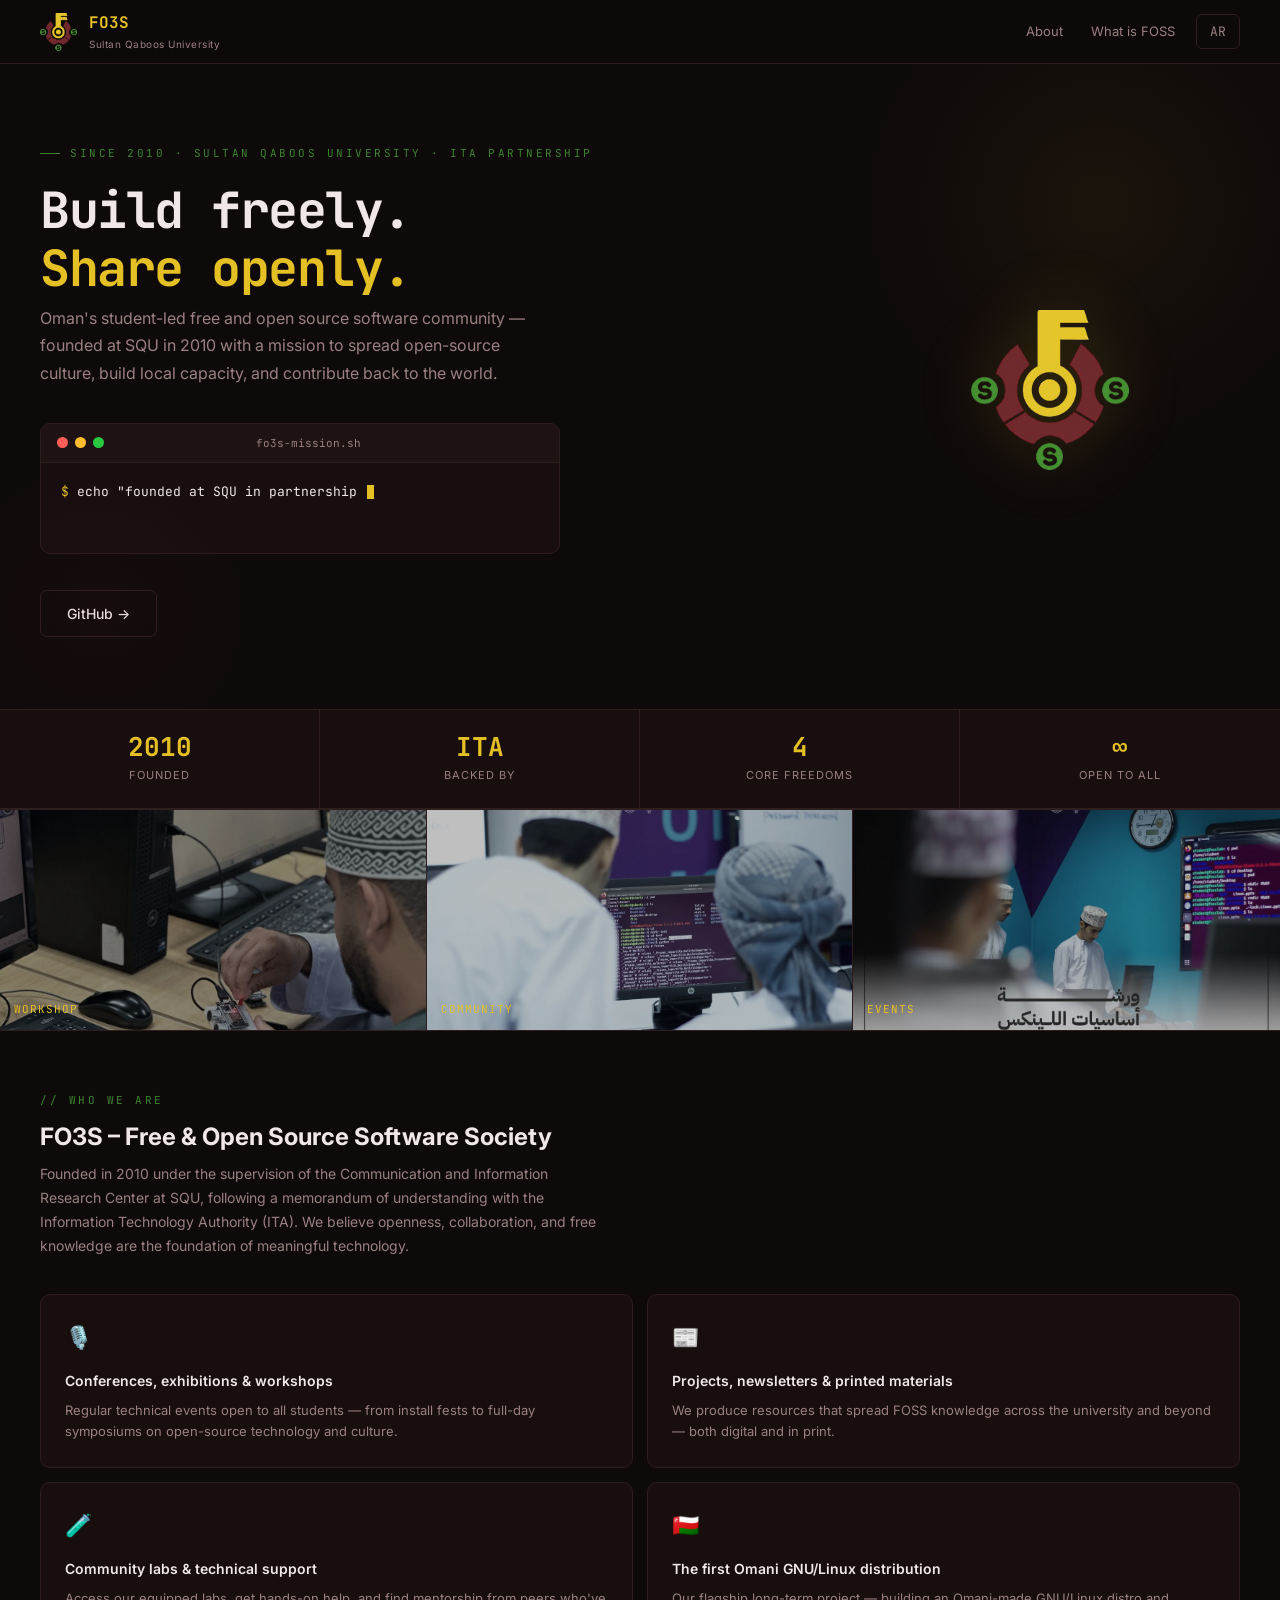
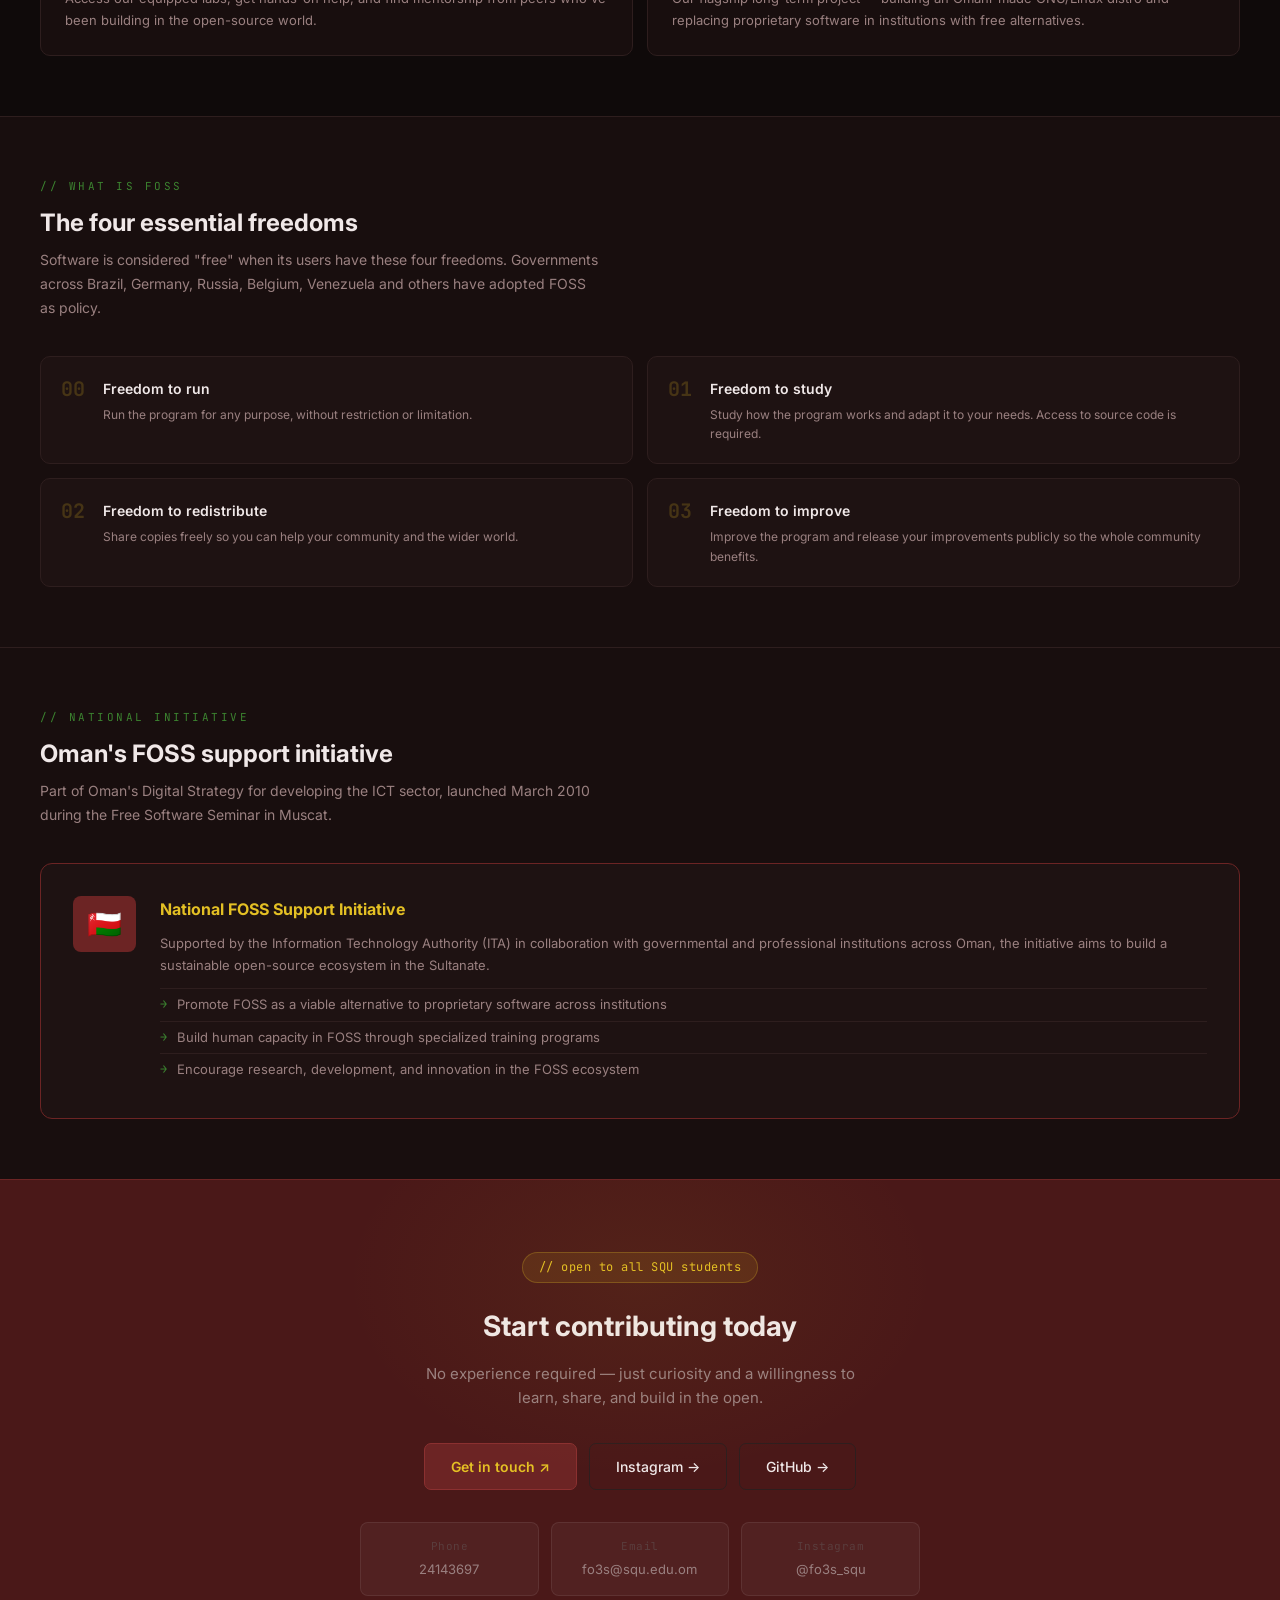
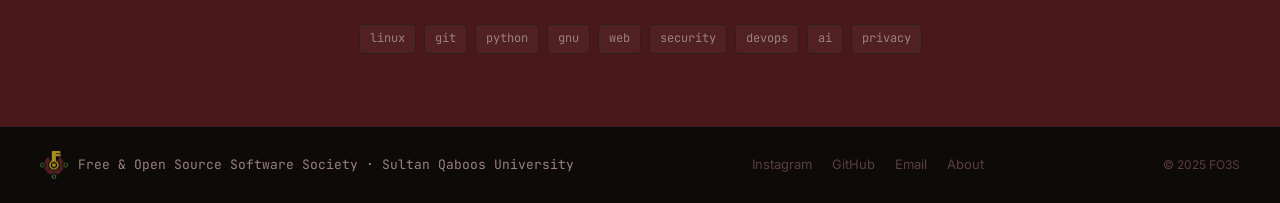
<file: index.html>
<!DOCTYPE html>
<html lang="en" dir="ltr">
<head>
  <meta charset="UTF-8" />
  <meta name="viewport" content="width=device-width, initial-scale=1.0" />
  <title>FO3S – Free & Open Source Software Society</title>
  <meta name="description" content="FO3S is Sultan Qaboos University's student-led free and open source software society, founded in 2010 to spread open-source culture in Oman." />
  <link rel="canonical" href="https://fo3s-squ.github.io/FO3S_WEBSITE/" />
  <link rel="alternate" hreflang="en" href="https://fo3s-squ.github.io/FO3S_WEBSITE/" />
  <link rel="alternate" hreflang="ar" href="https://fo3s-squ.github.io/FO3S_WEBSITE/ar/" />
  <link rel="alternate" hreflang="x-default" href="https://fo3s-squ.github.io/FO3S_WEBSITE/" />
  <link rel="icon" href="favicon.ico" sizes="any" />
  <link rel="icon" href="assets/images/favicon-32x32.png" type="image/png" sizes="32x32" />
  <link rel="icon" href="assets/images/favicon-16x16.png" type="image/png" sizes="16x16" />
  <link rel="apple-touch-icon" href="assets/images/apple-touch-icon.png" />
  <link rel="manifest" href="site.webmanifest" />
  <meta name="theme-color" content="#0F0A0A" />
  <link rel="preconnect" href="https://fonts.googleapis.com" />
  <link rel="preconnect" href="https://fonts.gstatic.com" crossorigin />
  <link href="https://fonts.googleapis.com/css2?family=JetBrains+Mono:wght@400;700&family=Inter:wght@300;400;500;600;700&display=swap" rel="stylesheet" />
  <link rel="stylesheet" href="assets/css/style.css" />
  <script src="component/header.js" defer></script>
  <script src="component/footer.js" defer></script>
</head>
<body>

<!-- NAV -->
<header class="site-header"></header>

<!-- HERO -->
<section class="hero" id="home">
  <div class="hero-inner">
    <div>
      <div class="hero-eyebrow">Since 2010 · Sultan Qaboos University · ITA Partnership</div>
      <h1>Build freely.<br><em>Share openly.</em></h1>
      <p class="hero-sub">
        Oman's student-led free and open source software community — founded at SQU in 2010
        with a mission to spread open-source culture, build local capacity, and contribute back to the world.
      </p>

      <div class="terminal">
        <div class="terminal-bar">
          <div class="dot dot-r"></div>
          <div class="dot dot-y"></div>
          <div class="dot dot-g"></div>
          <span class="terminal-title">fo3s-mission.sh</span>
        </div>
        <div class="terminal-body">
          <div><span class="t-prompt">$</span><span id="typed-cmd"></span><span class="cursor"></span></div>
          <span class="t-out" id="typed-out" style="opacity:0"></span>
        </div>
      </div>

      <div class="hero-ctas">
        <a href="https://github.com/FO3S-SQU" target="_blank" class="btn-secondary">GitHub →</a>
      </div>
    </div>

    <div class="hero-logo-display">
      <img src="assets/images/fo3s-logo.png" alt="FO3S" />
    </div>
  </div>
</section>

<!-- STATS -->
<div class="stats">
  <div class="stat">
    <div class="stat-val">2010</div>
    <div class="stat-lbl">Founded</div>
  </div>
  <div class="stat">
    <div class="stat-val">ITA</div>
    <div class="stat-lbl">Backed by</div>
  </div>
  <div class="stat">
    <div class="stat-val">4</div>
    <div class="stat-lbl">Core freedoms</div>
  </div>
  <div class="stat">
    <div class="stat-val">∞</div>
    <div class="stat-lbl">Open to all</div>
  </div>
</div>

<!-- WORKSHOP PHOTO STRIP -->
<div class="photo-strip">
  <div class="photo-strip-inner">
    <div class="photo-slot">
      <img src="assets/images/wkshp1.jpg" alt="FO3S workshop" />
      <span class="photo-slot-label">Workshop</span>
    </div>
    <div class="photo-slot">
      <img src="assets/images/wkshp2.jfif" alt="FO3S session" />
      <span class="photo-slot-label">Community</span>
    </div>
    <div class="photo-slot">
      <img src="assets/images/wkshp3.jfif" alt="FO3S event" />
      <span class="photo-slot-label">Events</span>
    </div>
  </div>
</div>

<!-- ABOUT -->
<section id="about">
  <div class="sec-label">// who we are</div>
  <h2 class="sec-title">FO3S – Free &amp; Open Source Software Society</h2>
  <p class="sec-desc">
    Founded in 2010 under the supervision of the Communication and Information Research Center at SQU,
    following a memorandum of understanding with the Information Technology Authority (ITA).
    We believe openness, collaboration, and free knowledge are the foundation of meaningful technology.
  </p>
  <div class="about-grid">
    <div class="about-card">
      <div class="about-card-icon">🎙️</div>
      <h3>Conferences, exhibitions &amp; workshops</h3>
      <p>Regular technical events open to all students — from install fests to full-day symposiums on open-source technology and culture.</p>
    </div>
    <div class="about-card">
      <div class="about-card-icon">📰</div>
      <h3>Projects, newsletters &amp; printed materials</h3>
      <p>We produce resources that spread FOSS knowledge across the university and beyond — both digital and in print.</p>
    </div>
    <div class="about-card">
      <div class="about-card-icon">🧪</div>
      <h3>Community labs &amp; technical support</h3>
      <p>Access our equipped labs, get hands-on help, and find mentorship from peers who've been building in the open-source world.</p>
    </div>
    <div class="about-card">
      <div class="about-card-icon">🇴🇲</div>
      <h3>The first Omani GNU/Linux distribution</h3>
      <p>Our flagship long-term project — building an Omani-made GNU/Linux distro and replacing proprietary software in institutions with free alternatives.</p>
    </div>
  </div>
</section>

<hr class="divider" />

<!-- FOUR FREEDOMS -->
<section class="freedoms-section" id="freedoms">
  <div class="sec-label">// what is FOSS</div>
  <h2 class="sec-title">The four essential freedoms</h2>
  <p class="sec-desc">
    Software is considered "free" when its users have these four freedoms. Governments across
    Brazil, Germany, Russia, Belgium, Venezuela and others have adopted FOSS as policy.
  </p>
  <div class="freedoms-grid">
    <div class="freedom">
      <div class="freedom-num">00</div>
      <div>
        <h3>Freedom to run</h3>
        <p>Run the program for any purpose, without restriction or limitation.</p>
      </div>
    </div>
    <div class="freedom">
      <div class="freedom-num">01</div>
      <div>
        <h3>Freedom to study</h3>
        <p>Study how the program works and adapt it to your needs. Access to source code is required.</p>
      </div>
    </div>
    <div class="freedom">
      <div class="freedom-num">02</div>
      <div>
        <h3>Freedom to redistribute</h3>
        <p>Share copies freely so you can help your community and the wider world.</p>
      </div>
    </div>
    <div class="freedom">
      <div class="freedom-num">03</div>
      <div>
        <h3>Freedom to improve</h3>
        <p>Improve the program and release your improvements publicly so the whole community benefits.</p>
      </div>
    </div>
  </div>
</section>

<hr class="divider" />

<!-- NATIONAL INITIATIVE -->
<section class="initiative" id="initiative">
  <div class="sec-label">// national initiative</div>
  <h2 class="sec-title">Oman's FOSS support initiative</h2>
  <p class="sec-desc">Part of Oman's Digital Strategy for developing the ICT sector, launched March 2010 during the Free Software Seminar in Muscat.</p>
  <div class="initiative-card">
    <div class="initiative-badge">🇴🇲</div>
    <div>
      <h3>National FOSS Support Initiative</h3>
      <p>Supported by the Information Technology Authority (ITA) in collaboration with governmental and professional institutions across Oman, the initiative aims to build a sustainable open-source ecosystem in the Sultanate.</p>
      <ul class="initiative-goals">
        <li>Promote FOSS as a viable alternative to proprietary software across institutions</li>
        <li>Build human capacity in FOSS through specialized training programs</li>
        <li>Encourage research, development, and innovation in the FOSS ecosystem</li>
      </ul>
    </div>
  </div>
</section>

<!-- JOIN -->
<section class="join-section" id="join">
  <div class="join-badge">// open to all SQU students</div>
  <h2>Start contributing today</h2>
  <p>No experience required — just curiosity and a willingness to learn, share, and build in the open.</p>
  <div class="join-ctas">
    <a href="mailto:fo3s@squ.edu.om" class="btn-primary">Get in touch ↗</a>
    <a href="https://www.instagram.com/fo3s_squ" target="_blank" class="btn-secondary">Instagram →</a>
    <a href="https://github.com/FO3S-SQU" target="_blank" class="btn-secondary">GitHub →</a>
  </div>
  <div class="contact-grid">
    <div class="contact-card">
      <div class="contact-card-label">Phone</div>
      <div class="contact-card-val">24143697</div>
    </div>
    <div class="contact-card">
      <div class="contact-card-label">Email</div>
      <div class="contact-card-val">fo3s@squ.edu.om</div>
    </div>
    <div class="contact-card">
      <div class="contact-card-label">Instagram</div>
      <div class="contact-card-val">@fo3s_squ</div>
    </div>
  </div>
  <div class="topic-cloud">
    <span class="topic">linux</span>
    <span class="topic">git</span>
    <span class="topic">python</span>
    <span class="topic">gnu</span>
    <span class="topic">web</span>
    <span class="topic">security</span>
    <span class="topic">devops</span>
    <span class="topic">ai</span>
    <span class="topic">privacy</span>
  </div>
</section>

<!-- FOOTER -->
<footer class="site-footer"></footer>
<script src="assets/js/script.js"></script>
</body>
</html>
</file>
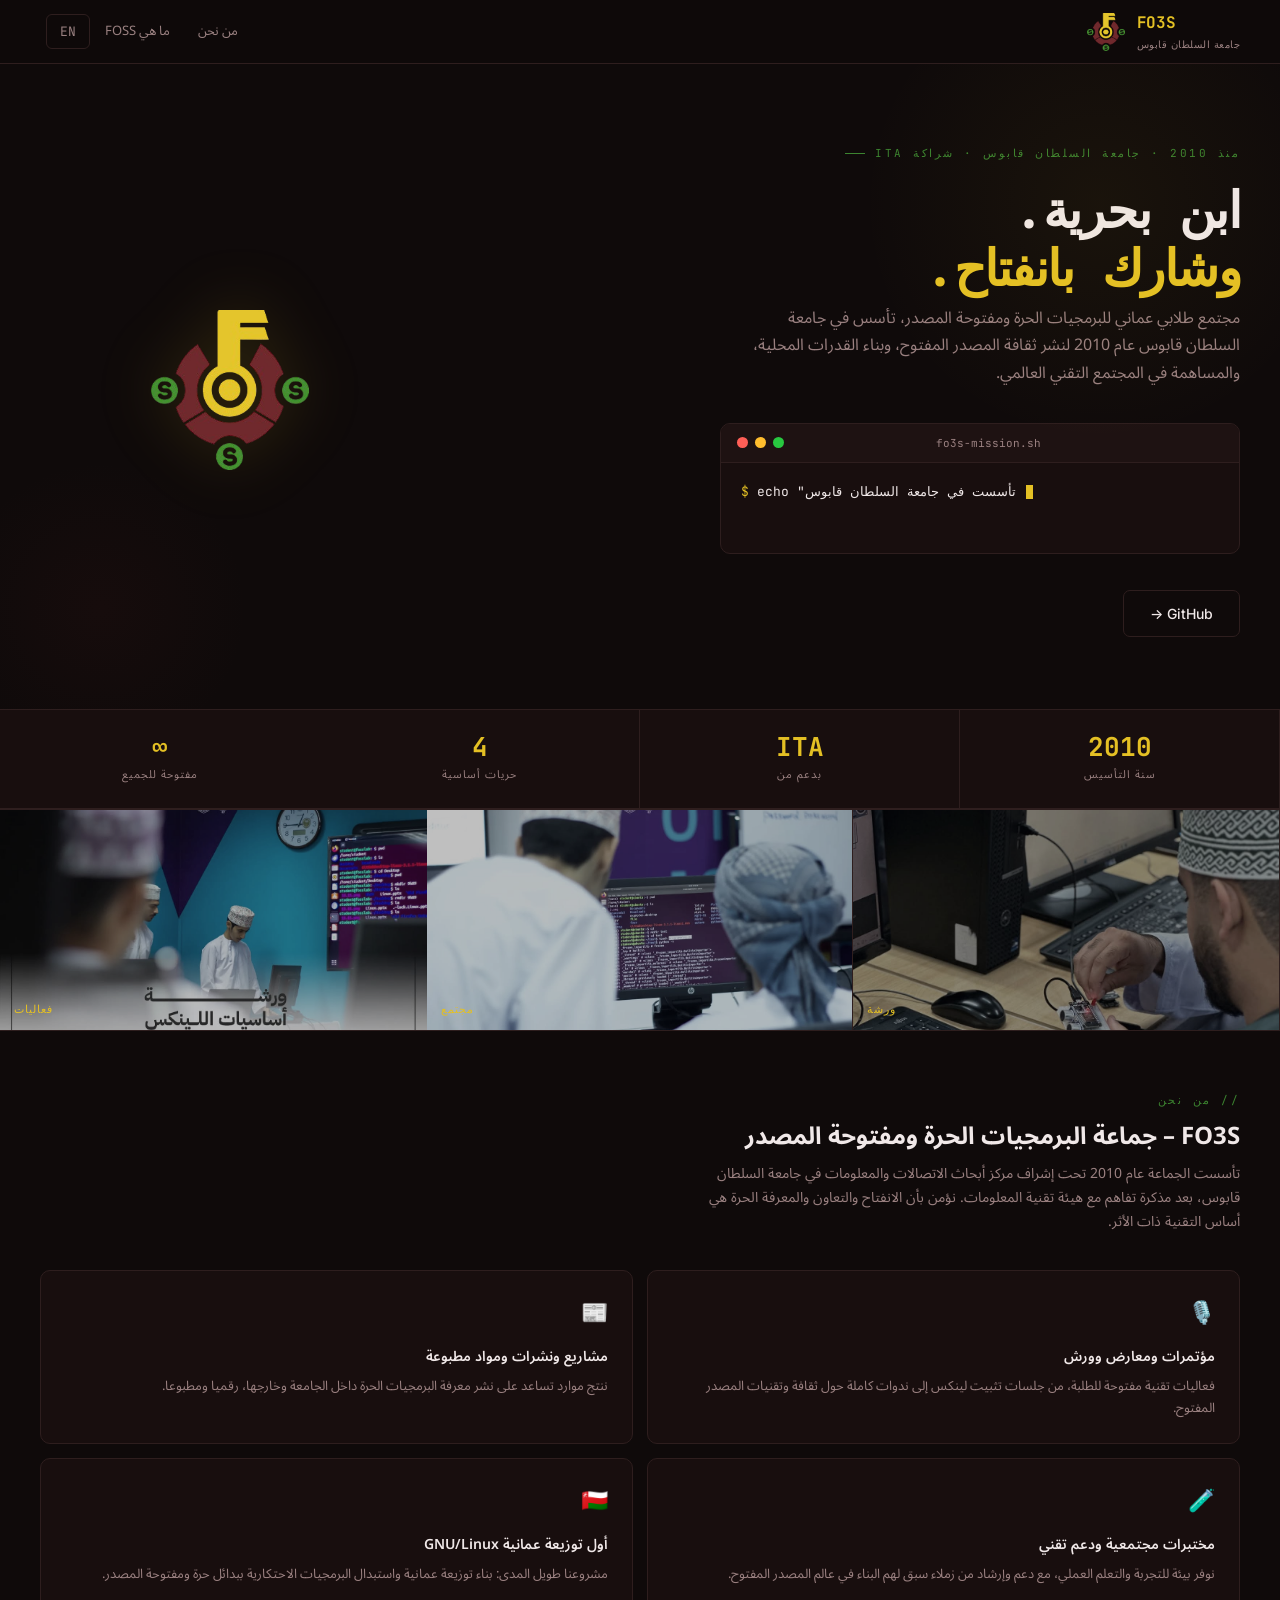
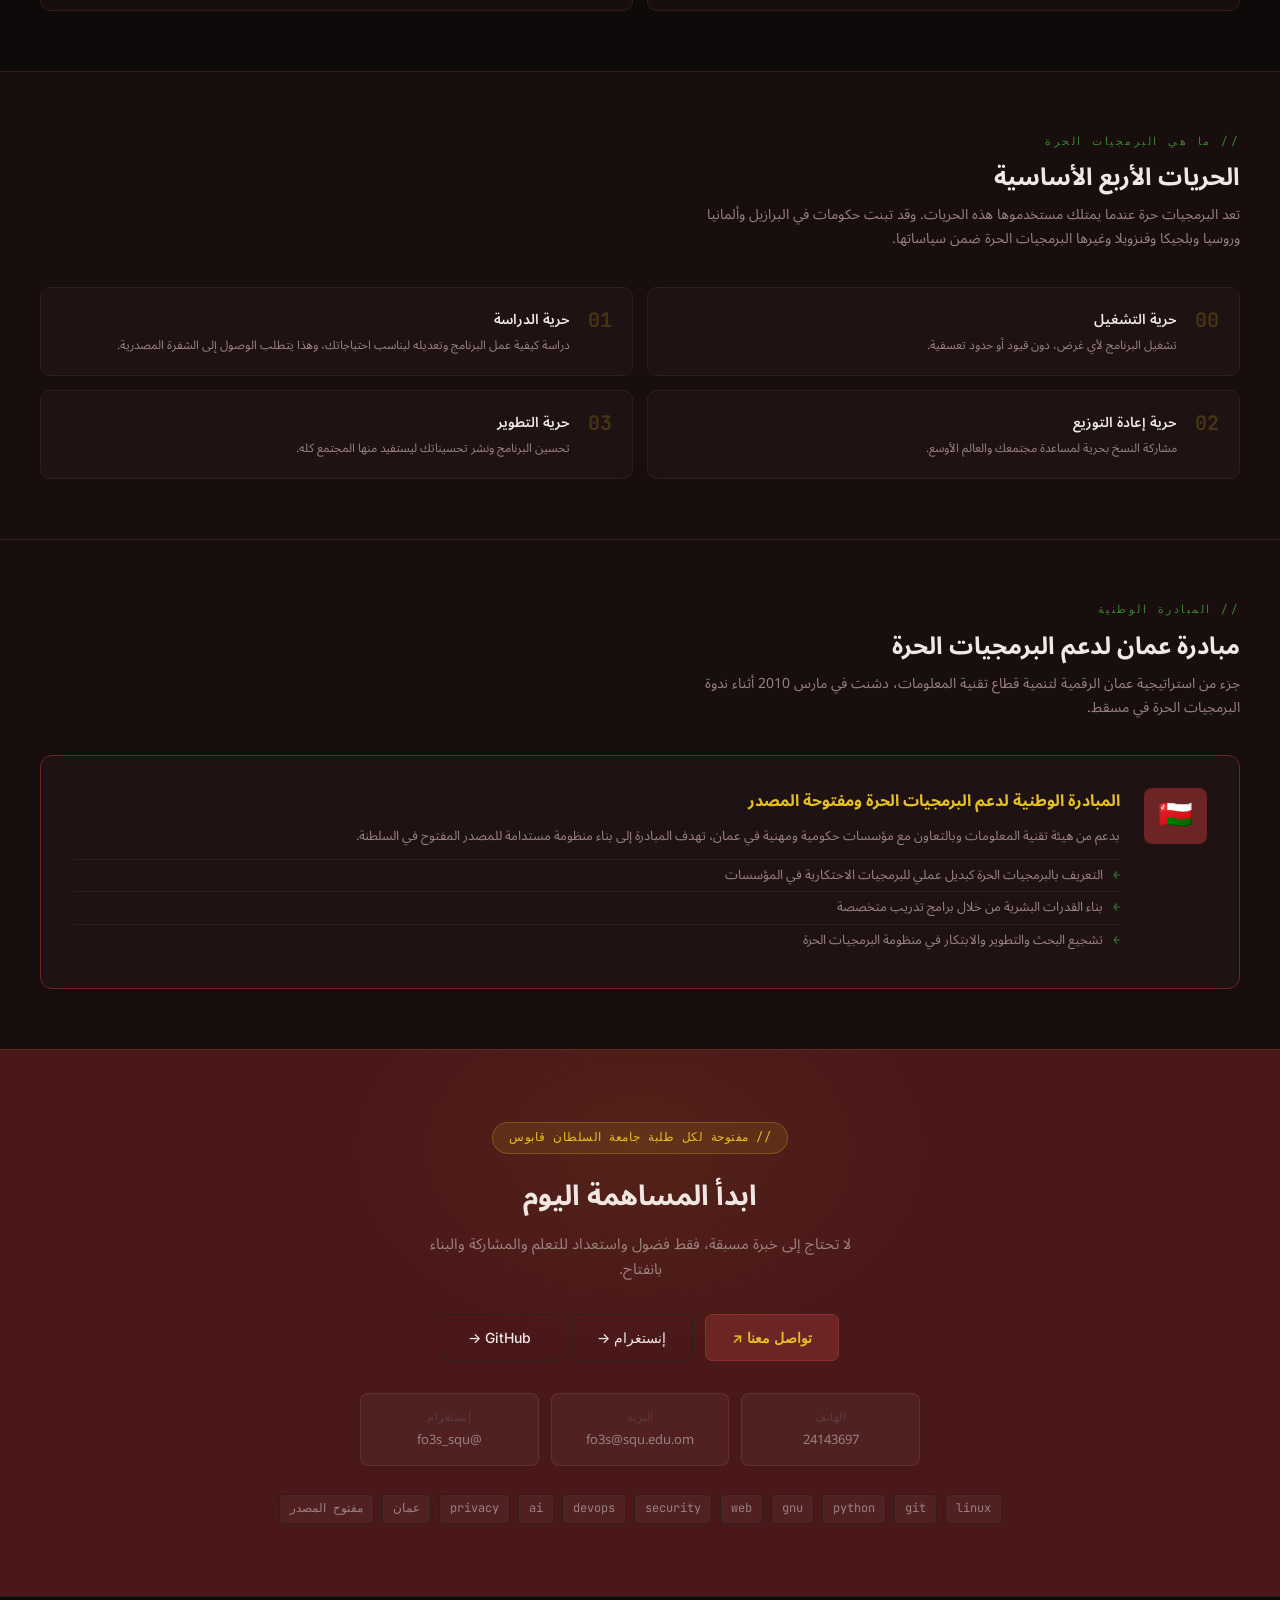
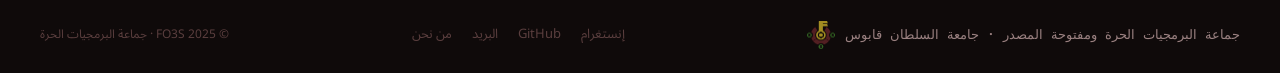
<file: ar/index.html>
<!DOCTYPE html>
<html lang="ar" dir="rtl">
<head>
  <meta charset="UTF-8" />
  <meta name="viewport" content="width=device-width, initial-scale=1.0" />
  <title>FO3S – جماعة البرمجيات الحرة ومفتوحة المصدر</title>
  <meta name="description" content="FO3S هي جماعة طلابية في جامعة السلطان قابوس تهدف إلى نشر ثقافة البرمجيات الحرة ومفتوحة المصدر في عمان منذ عام 2010." />
  <link rel="canonical" href="https://fo3s-squ.github.io/FO3S_WEBSITE/ar/" />
  <link rel="alternate" hreflang="en" href="https://fo3s-squ.github.io/FO3S_WEBSITE/" />
  <link rel="alternate" hreflang="ar" href="https://fo3s-squ.github.io/FO3S_WEBSITE/ar/" />
  <link rel="alternate" hreflang="x-default" href="https://fo3s-squ.github.io/FO3S_WEBSITE/" />
  <link rel="icon" href="../favicon.ico" sizes="any" />
  <link rel="icon" href="../assets/images/favicon-32x32.png" type="image/png" sizes="32x32" />
  <link rel="icon" href="../assets/images/favicon-16x16.png" type="image/png" sizes="16x16" />
  <link rel="apple-touch-icon" href="../assets/images/apple-touch-icon.png" />
  <link rel="manifest" href="../site.webmanifest" />
  <meta name="theme-color" content="#0F0A0A" />
  <link rel="preconnect" href="https://fonts.googleapis.com" />
  <link rel="preconnect" href="https://fonts.gstatic.com" crossorigin />
  <link href="https://fonts.googleapis.com/css2?family=JetBrains+Mono:wght@400;700&family=Inter:wght@300;400;500;600;700&family=Noto+Sans+Arabic:wght@400;500;600;700&display=swap" rel="stylesheet" />
  <link rel="stylesheet" href="../assets/css/style.css" />
  <script src="../component/header.js" defer></script>
  <script src="../component/footer.js" defer></script>
</head>
<body>

<!-- NAV -->
<header class="site-header"></header>

<!-- HERO -->
<section class="hero" id="home">
  <div class="hero-inner">
    <div>
      <div class="hero-eyebrow">منذ 2010 · جامعة السلطان قابوس · شراكة ITA</div>
      <h1>ابن بحرية.<br><em>وشارك بانفتاح.</em></h1>
      <p class="hero-sub">
        مجتمع طلابي عماني للبرمجيات الحرة ومفتوحة المصدر، تأسس في جامعة السلطان قابوس عام 2010
        لنشر ثقافة المصدر المفتوح، وبناء القدرات المحلية، والمساهمة في المجتمع التقني العالمي.
      </p>

      <div class="terminal">
        <div class="terminal-bar">
          <div class="dot dot-r"></div>
          <div class="dot dot-y"></div>
          <div class="dot dot-g"></div>
          <span class="terminal-title">fo3s-mission.sh</span>
        </div>
        <div class="terminal-body">
          <div><span class="t-prompt">$</span><span id="typed-cmd"></span><span class="cursor"></span></div>
          <span class="t-out" id="typed-out" style="opacity:0"></span>
        </div>
      </div>

      <div class="hero-ctas">
        <a href="https://github.com/FO3S-SQU" target="_blank" class="btn-secondary">GitHub →</a>
      </div>
    </div>

    <div class="hero-logo-display">
      <img src="../assets/images/fo3s-logo.png" alt="FO3S" />
    </div>
  </div>
</section>

<!-- STATS -->
<div class="stats">
  <div class="stat">
    <div class="stat-val">2010</div>
    <div class="stat-lbl">سنة التأسيس</div>
  </div>
  <div class="stat">
    <div class="stat-val">ITA</div>
    <div class="stat-lbl">بدعم من</div>
  </div>
  <div class="stat">
    <div class="stat-val">4</div>
    <div class="stat-lbl">حريات أساسية</div>
  </div>
  <div class="stat">
    <div class="stat-val">∞</div>
    <div class="stat-lbl">مفتوحة للجميع</div>
  </div>
</div>

<!-- WORKSHOP PHOTO STRIP -->
<div class="photo-strip">
  <div class="photo-strip-inner">
    <div class="photo-slot">
      <img src="../assets/images/wkshp1.jpg" alt="ورشة FO3S" />
      <span class="photo-slot-label">ورشة</span>
    </div>
    <div class="photo-slot">
      <img src="../assets/images/wkshp2.jfif" alt="جلسة FO3S" />
      <span class="photo-slot-label">مجتمع</span>
    </div>
    <div class="photo-slot">
      <img src="../assets/images/wkshp3.jfif" alt="فعالية FO3S" />
      <span class="photo-slot-label">فعاليات</span>
    </div>
  </div>
</div>

<!-- ABOUT -->
<section id="about">
  <div class="sec-label">// من نحن</div>
  <h2 class="sec-title">FO3S – جماعة البرمجيات الحرة ومفتوحة المصدر</h2>
  <p class="sec-desc">
    تأسست الجماعة عام 2010 تحت إشراف مركز أبحاث الاتصالات والمعلومات في جامعة السلطان قابوس،
    بعد مذكرة تفاهم مع هيئة تقنية المعلومات. نؤمن بأن الانفتاح والتعاون والمعرفة الحرة هي أساس التقنية ذات الأثر.
  </p>
  <div class="about-grid">
    <div class="about-card">
      <div class="about-card-icon">🎙️</div>
      <h3>مؤتمرات ومعارض وورش</h3>
      <p>فعاليات تقنية مفتوحة للطلبة، من جلسات تثبيت لينكس إلى ندوات كاملة حول ثقافة وتقنيات المصدر المفتوح.</p>
    </div>
    <div class="about-card">
      <div class="about-card-icon">📰</div>
      <h3>مشاريع ونشرات ومواد مطبوعة</h3>
      <p>ننتج موارد تساعد على نشر معرفة البرمجيات الحرة داخل الجامعة وخارجها، رقميا ومطبوعا.</p>
    </div>
    <div class="about-card">
      <div class="about-card-icon">🧪</div>
      <h3>مختبرات مجتمعية ودعم تقني</h3>
      <p>نوفر بيئة للتجربة والتعلم العملي، مع دعم وإرشاد من زملاء سبق لهم البناء في عالم المصدر المفتوح.</p>
    </div>
    <div class="about-card">
      <div class="about-card-icon">🇴🇲</div>
      <h3>أول توزيعة عمانية GNU/Linux</h3>
      <p>مشروعنا طويل المدى: بناء توزيعة عمانية واستبدال البرمجيات الاحتكارية ببدائل حرة ومفتوحة المصدر.</p>
    </div>
  </div>
</section>

<hr class="divider" />

<!-- FOUR FREEDOMS -->
<section class="freedoms-section" id="freedoms">
  <div class="sec-label">// ما هي البرمجيات الحرة</div>
  <h2 class="sec-title">الحريات الأربع الأساسية</h2>
  <p class="sec-desc">
    تعد البرمجيات حرة عندما يمتلك مستخدموها هذه الحريات. وقد تبنت حكومات في البرازيل وألمانيا وروسيا
    وبلجيكا وفنزويلا وغيرها البرمجيات الحرة ضمن سياساتها.
  </p>
  <div class="freedoms-grid">
    <div class="freedom">
      <div class="freedom-num">00</div>
      <div>
        <h3>حرية التشغيل</h3>
        <p>تشغيل البرنامج لأي غرض، دون قيود أو حدود تعسفية.</p>
      </div>
    </div>
    <div class="freedom">
      <div class="freedom-num">01</div>
      <div>
        <h3>حرية الدراسة</h3>
        <p>دراسة كيفية عمل البرنامج وتعديله ليناسب احتياجاتك، وهذا يتطلب الوصول إلى الشفرة المصدرية.</p>
      </div>
    </div>
    <div class="freedom">
      <div class="freedom-num">02</div>
      <div>
        <h3>حرية إعادة التوزيع</h3>
        <p>مشاركة النسخ بحرية لمساعدة مجتمعك والعالم الأوسع.</p>
      </div>
    </div>
    <div class="freedom">
      <div class="freedom-num">03</div>
      <div>
        <h3>حرية التطوير</h3>
        <p>تحسين البرنامج ونشر تحسيناتك ليستفيد منها المجتمع كله.</p>
      </div>
    </div>
  </div>
</section>

<hr class="divider" />

<!-- NATIONAL INITIATIVE -->
<section class="initiative" id="initiative">
  <div class="sec-label">// المبادرة الوطنية</div>
  <h2 class="sec-title">مبادرة عمان لدعم البرمجيات الحرة</h2>
  <p class="sec-desc">جزء من استراتيجية عمان الرقمية لتنمية قطاع تقنية المعلومات، دشنت في مارس 2010 أثناء ندوة البرمجيات الحرة في مسقط.</p>
  <div class="initiative-card">
    <div class="initiative-badge">🇴🇲</div>
    <div>
      <h3>المبادرة الوطنية لدعم البرمجيات الحرة ومفتوحة المصدر</h3>
      <p>بدعم من هيئة تقنية المعلومات وبالتعاون مع مؤسسات حكومية ومهنية في عمان، تهدف المبادرة إلى بناء منظومة مستدامة للمصدر المفتوح في السلطنة.</p>
      <ul class="initiative-goals">
        <li>التعريف بالبرمجيات الحرة كبديل عملي للبرمجيات الاحتكارية في المؤسسات</li>
        <li>بناء القدرات البشرية من خلال برامج تدريب متخصصة</li>
        <li>تشجيع البحث والتطوير والابتكار في منظومة البرمجيات الحرة</li>
      </ul>
    </div>
  </div>
</section>

<!-- JOIN -->
<section class="join-section" id="join">
  <div class="join-badge">// مفتوحة لكل طلبة جامعة السلطان قابوس</div>
  <h2>ابدأ المساهمة اليوم</h2>
  <p>لا تحتاج إلى خبرة مسبقة، فقط فضول واستعداد للتعلم والمشاركة والبناء بانفتاح.</p>
  <div class="join-ctas">
    <a href="mailto:fo3s@squ.edu.om" class="btn-primary">تواصل معنا ↗</a>
    <a href="https://www.instagram.com/fo3s_squ" target="_blank" class="btn-secondary">إنستغرام →</a>
    <a href="https://github.com/FO3S-SQU" target="_blank" class="btn-secondary">GitHub →</a>
  </div>
  <div class="contact-grid">
    <div class="contact-card">
      <div class="contact-card-label">الهاتف</div>
      <div class="contact-card-val">24143697</div>
    </div>
    <div class="contact-card">
      <div class="contact-card-label">البريد</div>
      <div class="contact-card-val">fo3s@squ.edu.om</div>
    </div>
    <div class="contact-card">
      <div class="contact-card-label">إنستغرام</div>
      <div class="contact-card-val">@fo3s_squ</div>
    </div>
  </div>
  <div class="topic-cloud">
    <span class="topic">linux</span>
    <span class="topic">git</span>
    <span class="topic">python</span>
    <span class="topic">gnu</span>
    <span class="topic">web</span>
    <span class="topic">security</span>
    <span class="topic">devops</span>
    <span class="topic">ai</span>
    <span class="topic">privacy</span>
    <span class="topic">عمان</span>
    <span class="topic">مفتوح المصدر</span>
  </div>
</section>

<!-- FOOTER -->
<footer class="site-footer"></footer>
<script src="../assets/js/script.js"></script>
</body>
</html>
</file>
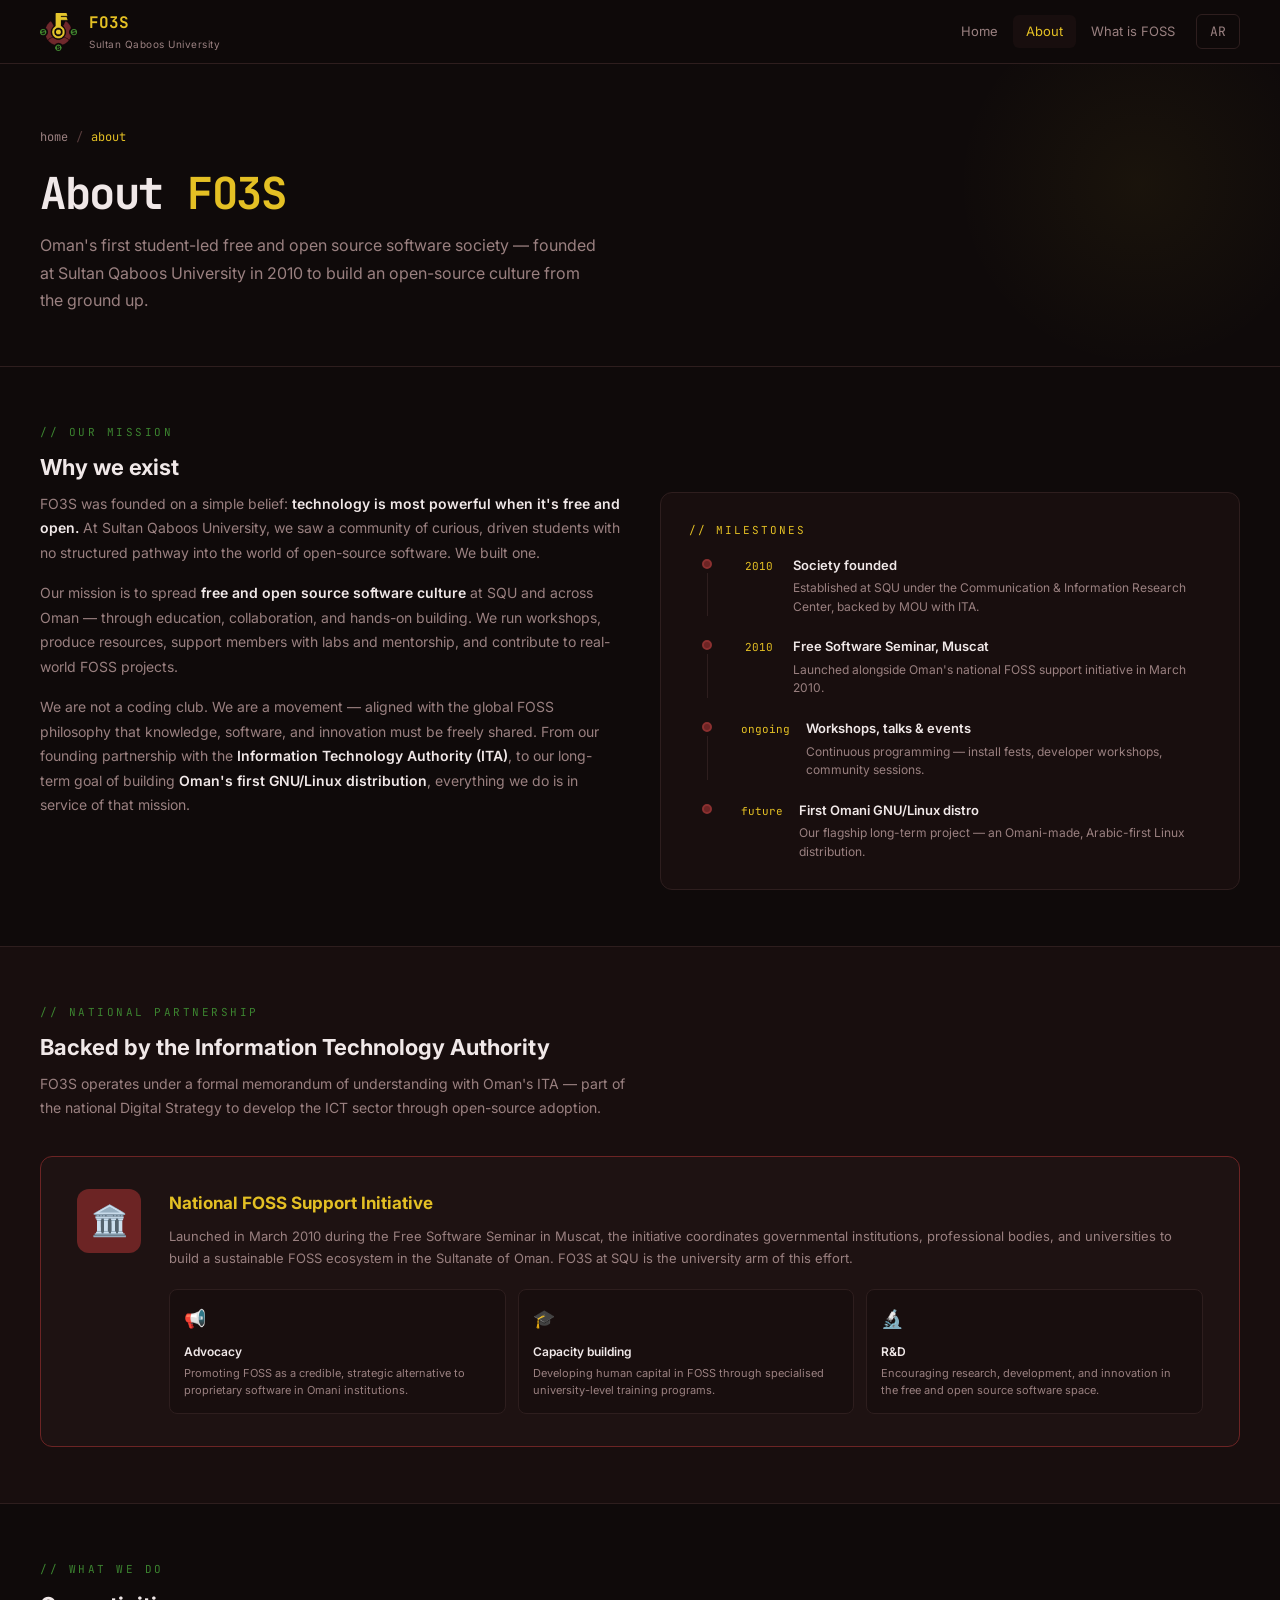
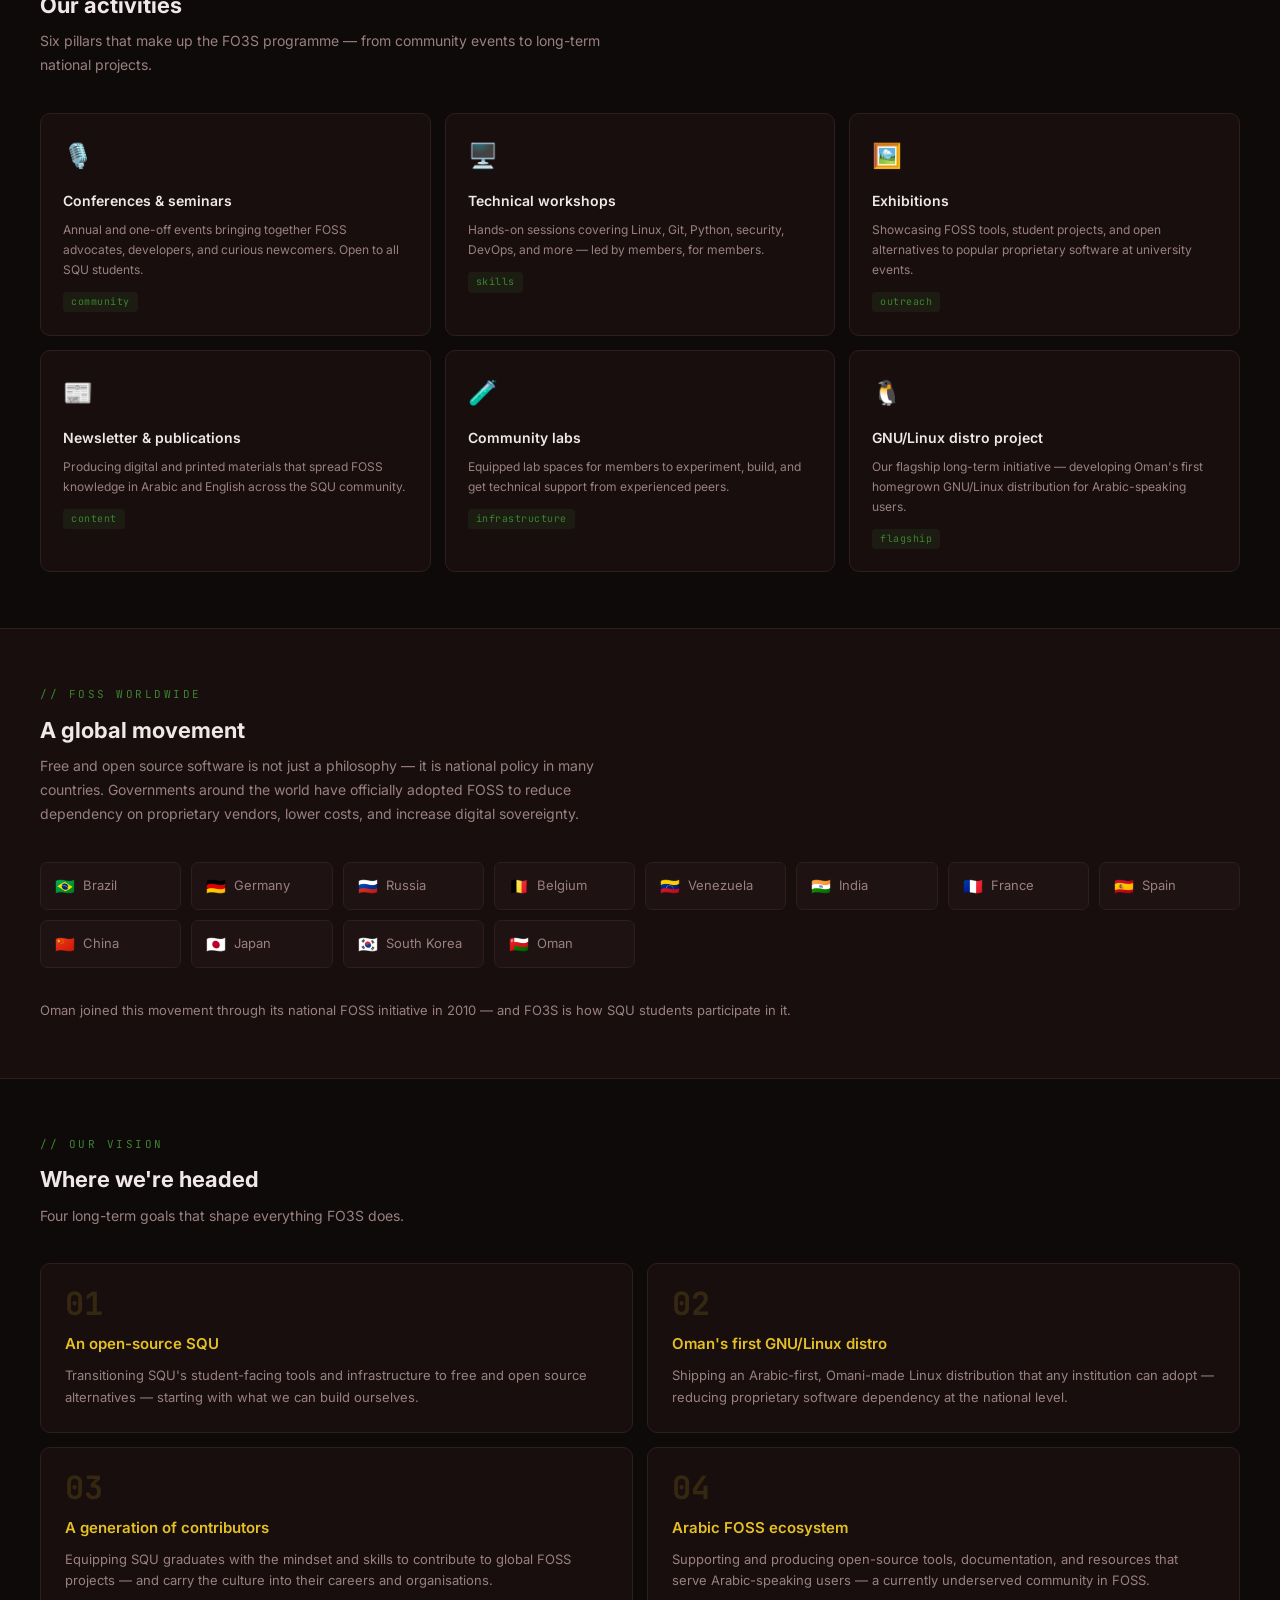
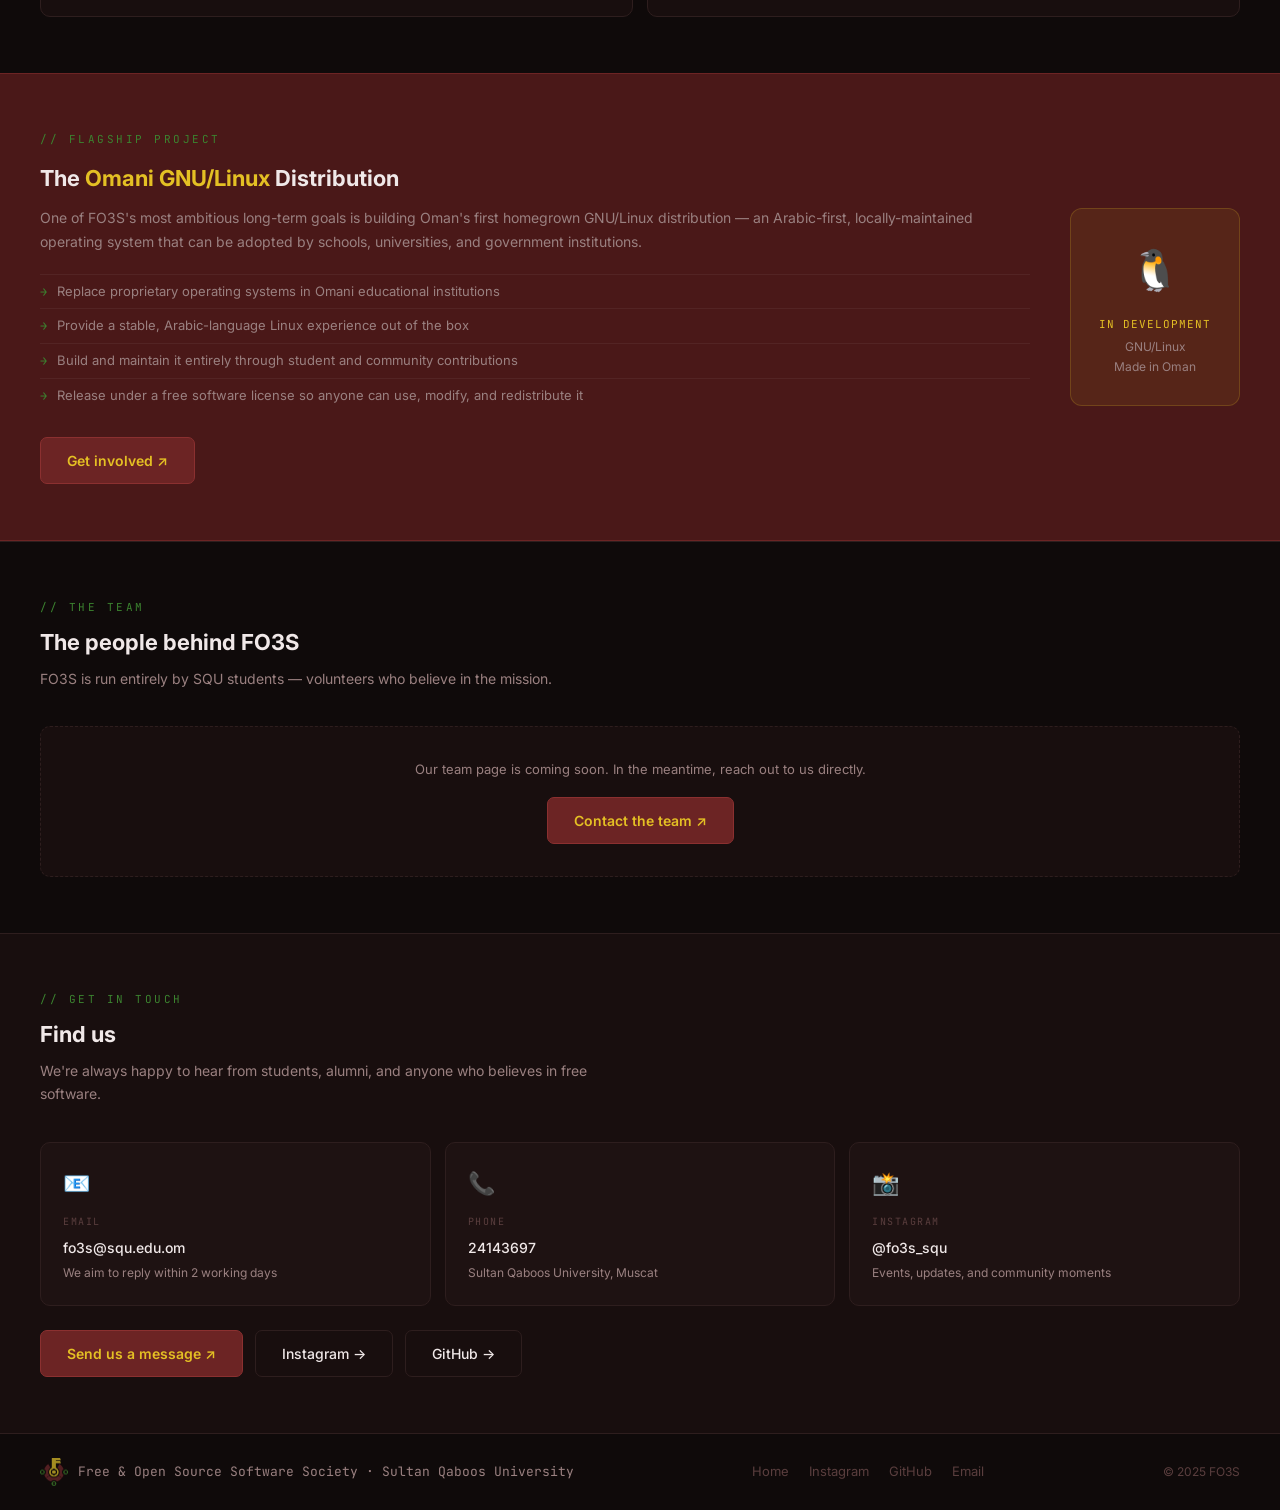
<file: about.html>
<!DOCTYPE html>
<html lang="en" dir="ltr">
<head>
  <meta charset="UTF-8" />
  <meta name="viewport" content="width=device-width, initial-scale=1.0" />
  <title>About – FO3S · Free & Open Source Software Society</title>
  <meta name="description" content="Learn about FO3S, the student-led free and open source software society at Sultan Qaboos University." />
  <link rel="canonical" href="https://fo3s-squ.github.io/FO3S_WEBSITE/about.html" />
  <link rel="alternate" hreflang="en" href="https://fo3s-squ.github.io/FO3S_WEBSITE/about.html" />
  <link rel="alternate" hreflang="ar" href="https://fo3s-squ.github.io/FO3S_WEBSITE/ar/about.html" />
  <link rel="alternate" hreflang="x-default" href="https://fo3s-squ.github.io/FO3S_WEBSITE/about.html" />
  <link rel="icon" href="favicon.ico" sizes="any" />
  <link rel="icon" href="assets/images/favicon-32x32.png" type="image/png" sizes="32x32" />
  <link rel="icon" href="assets/images/favicon-16x16.png" type="image/png" sizes="16x16" />
  <link rel="apple-touch-icon" href="assets/images/apple-touch-icon.png" />
  <link rel="manifest" href="site.webmanifest" />
  <meta name="theme-color" content="#0F0A0A" />
  <link rel="preconnect" href="https://fonts.googleapis.com" />
  <link rel="preconnect" href="https://fonts.gstatic.com" crossorigin />
  <link href="https://fonts.googleapis.com/css2?family=JetBrains+Mono:wght@400;700&family=Inter:wght@300;400;500;600;700&display=swap" rel="stylesheet" />
  <link rel="stylesheet" href="assets/css/about.css" />
  <script src="component/header.js" defer></script>
  <script src="component/footer.js" defer></script>
</head>
<body>

<!-- NAV -->
<header class="site-header"></header>

<!-- PAGE HEADER -->
<header class="page-header">
  <div class="breadcrumb">
    <a href="index.html">home</a>
    <span class="breadcrumb-sep">/</span>
    <span class="breadcrumb-cur">about</span>
  </div>
  <h1>About <em>FO3S</em></h1>
  <p>
    Oman's first student-led free and open source software society — founded at Sultan Qaboos
    University in 2010 to build an open-source culture from the ground up.
  </p>
</header>

<!-- MISSION -->
<section id="mission">
  <div class="sec-label">// our mission</div>
  <h2 class="sec-title">Why we exist</h2>
  <div class="mission-grid">
    <div class="mission-text">
      <p>
        FO3S was founded on a simple belief: <strong>technology is most powerful when it's free and open.</strong>
        At Sultan Qaboos University, we saw a community of curious, driven students with no structured
        pathway into the world of open-source software. We built one.
      </p>
      <p>
        Our mission is to spread <strong>free and open source software culture</strong> at SQU and across Oman —
        through education, collaboration, and hands-on building. We run workshops, produce resources,
        support members with labs and mentorship, and contribute to real-world FOSS projects.
      </p>
      <p>
        We are not a coding club. We are a movement — aligned with the global FOSS philosophy that
        knowledge, software, and innovation must be freely shared. From our founding partnership with the
        <strong>Information Technology Authority (ITA)</strong>, to our long-term goal of building
        <strong>Oman's first GNU/Linux distribution</strong>, everything we do is in service of that mission.
      </p>
    </div>
    <div class="mission-aside">
      <div class="mission-aside-title">// milestones</div>
      <div class="timeline">
        <div class="tl-item">
          <div class="tl-left">
            <div class="tl-dot"></div>
            <div class="tl-line"></div>
          </div>
          <div class="tl-year">2010</div>
          <div class="tl-content">
            <h4>Society founded</h4>
            <p>Established at SQU under the Communication & Information Research Center, backed by MOU with ITA.</p>
          </div>
        </div>
        <div class="tl-item">
          <div class="tl-left">
            <div class="tl-dot"></div>
            <div class="tl-line"></div>
          </div>
          <div class="tl-year">2010</div>
          <div class="tl-content">
            <h4>Free Software Seminar, Muscat</h4>
            <p>Launched alongside Oman's national FOSS support initiative in March 2010.</p>
          </div>
        </div>
        <div class="tl-item">
          <div class="tl-left">
            <div class="tl-dot"></div>
            <div class="tl-line"></div>
          </div>
          <div class="tl-year">ongoing</div>
          <div class="tl-content">
            <h4>Workshops, talks & events</h4>
            <p>Continuous programming — install fests, developer workshops, community sessions.</p>
          </div>
        </div>
        <div class="tl-item">
          <div class="tl-left">
            <div class="tl-dot"></div>
            <div class="tl-line"></div>
          </div>
          <div class="tl-year">future</div>
          <div class="tl-content">
            <h4>First Omani GNU/Linux distro</h4>
            <p>Our flagship long-term project — an Omani-made, Arabic-first Linux distribution.</p>
          </div>
        </div>
      </div>
    </div>
  </div>
</section>

<hr class="divider" />

<!-- ITA PARTNERSHIP -->
<section class="ita-section" id="ita">
  <div class="sec-label">// national partnership</div>
  <h2 class="sec-title">Backed by the Information Technology Authority</h2>
  <p class="sec-desc">
    FO3S operates under a formal memorandum of understanding with Oman's ITA — part of the national
    Digital Strategy to develop the ICT sector through open-source adoption.
  </p>
  <div class="ita-card">
    <div class="ita-emblem">🏛️</div>
    <div>
      <h3>National FOSS Support Initiative</h3>
      <p>
        Launched in March 2010 during the Free Software Seminar in Muscat, the initiative coordinates
        governmental institutions, professional bodies, and universities to build a sustainable FOSS
        ecosystem in the Sultanate of Oman. FO3S at SQU is the university arm of this effort.
      </p>
      <div class="ita-pillars">
        <div class="ita-pillar">
          <div class="ita-pillar-icon">📢</div>
          <h4>Advocacy</h4>
          <p>Promoting FOSS as a credible, strategic alternative to proprietary software in Omani institutions.</p>
        </div>
        <div class="ita-pillar">
          <div class="ita-pillar-icon">🎓</div>
          <h4>Capacity building</h4>
          <p>Developing human capital in FOSS through specialised university-level training programs.</p>
        </div>
        <div class="ita-pillar">
          <div class="ita-pillar-icon">🔬</div>
          <h4>R&D</h4>
          <p>Encouraging research, development, and innovation in the free and open source software space.</p>
        </div>
      </div>
    </div>
  </div>
</section>

<hr class="divider" />

<!-- ACTIVITIES -->
<section id="activities">
  <div class="sec-label">// what we do</div>
  <h2 class="sec-title">Our activities</h2>
  <p class="sec-desc">Six pillars that make up the FO3S programme — from community events to long-term national projects.</p>
  <div class="activities-grid">
    <div class="activity-card">
      <div class="activity-icon">🎙️</div>
      <h3>Conferences &amp; seminars</h3>
      <p>Annual and one-off events bringing together FOSS advocates, developers, and curious newcomers. Open to all SQU students.</p>
      <span class="activity-tag">community</span>
    </div>
    <div class="activity-card">
      <div class="activity-icon">🖥️</div>
      <h3>Technical workshops</h3>
      <p>Hands-on sessions covering Linux, Git, Python, security, DevOps, and more — led by members, for members.</p>
      <span class="activity-tag">skills</span>
    </div>
    <div class="activity-card">
      <div class="activity-icon">🖼️</div>
      <h3>Exhibitions</h3>
      <p>Showcasing FOSS tools, student projects, and open alternatives to popular proprietary software at university events.</p>
      <span class="activity-tag">outreach</span>
    </div>
    <div class="activity-card">
      <div class="activity-icon">📰</div>
      <h3>Newsletter &amp; publications</h3>
      <p>Producing digital and printed materials that spread FOSS knowledge in Arabic and English across the SQU community.</p>
      <span class="activity-tag">content</span>
    </div>
    <div class="activity-card">
      <div class="activity-icon">🧪</div>
      <h3>Community labs</h3>
      <p>Equipped lab spaces for members to experiment, build, and get technical support from experienced peers.</p>
      <span class="activity-tag">infrastructure</span>
    </div>
    <div class="activity-card">
      <div class="activity-icon">🐧</div>
      <h3>GNU/Linux distro project</h3>
      <p>Our flagship long-term initiative — developing Oman's first homegrown GNU/Linux distribution for Arabic-speaking users.</p>
      <span class="activity-tag">flagship</span>
    </div>
  </div>
</section>

<hr class="divider" />

<!-- FOSS WORLDWIDE -->
<section class="worldwide-section" id="worldwide">
  <div class="sec-label">// foss worldwide</div>
  <h2 class="sec-title">A global movement</h2>
  <p class="sec-desc">
    Free and open source software is not just a philosophy — it is national policy in many countries.
    Governments around the world have officially adopted FOSS to reduce dependency on proprietary vendors,
    lower costs, and increase digital sovereignty.
  </p>
  <div class="countries-grid">
    <div class="country-chip"><span class="flag">🇧🇷</span> Brazil</div>
    <div class="country-chip"><span class="flag">🇩🇪</span> Germany</div>
    <div class="country-chip"><span class="flag">🇷🇺</span> Russia</div>
    <div class="country-chip"><span class="flag">🇧🇪</span> Belgium</div>
    <div class="country-chip"><span class="flag">🇻🇪</span> Venezuela</div>
    <div class="country-chip"><span class="flag">🇮🇳</span> India</div>
    <div class="country-chip"><span class="flag">🇫🇷</span> France</div>
    <div class="country-chip"><span class="flag">🇪🇸</span> Spain</div>
    <div class="country-chip"><span class="flag">🇨🇳</span> China</div>
    <div class="country-chip"><span class="flag">🇯🇵</span> Japan</div>
    <div class="country-chip"><span class="flag">🇰🇷</span> South Korea</div>
    <div class="country-chip"><span class="flag">🇴🇲</span> Oman</div>
  </div>
  <p style="font-size: 13px; color: var(--muted);">
    Oman joined this movement through its national FOSS initiative in 2010 — and FO3S is how SQU students
    participate in it.
  </p>
</section>

<hr class="divider" />

<!-- VISION -->
<section id="vision">
  <div class="sec-label">// our vision</div>
  <h2 class="sec-title">Where we're headed</h2>
  <p class="sec-desc">Four long-term goals that shape everything FO3S does.</p>
  <div class="vision-grid">
    <div class="vision-card">
      <div class="vision-card-num">01</div>
      <h3>An open-source SQU</h3>
      <p>Transitioning SQU's student-facing tools and infrastructure to free and open source alternatives — starting with what we can build ourselves.</p>
    </div>
    <div class="vision-card">
      <div class="vision-card-num">02</div>
      <h3>Oman's first GNU/Linux distro</h3>
      <p>Shipping an Arabic-first, Omani-made Linux distribution that any institution can adopt — reducing proprietary software dependency at the national level.</p>
    </div>
    <div class="vision-card">
      <div class="vision-card-num">03</div>
      <h3>A generation of contributors</h3>
      <p>Equipping SQU graduates with the mindset and skills to contribute to global FOSS projects — and carry the culture into their careers and organisations.</p>
    </div>
    <div class="vision-card">
      <div class="vision-card-num">04</div>
      <h3>Arabic FOSS ecosystem</h3>
      <p>Supporting and producing open-source tools, documentation, and resources that serve Arabic-speaking users — a currently underserved community in FOSS.</p>
    </div>
  </div>
</section>

<!-- DISTRO HIGHLIGHT -->
<section class="distro-section" id="distro">
  <div class="distro-inner">
    <div>
      <div class="sec-label">// flagship project</div>
      <h2>The <span>Omani GNU/Linux</span> Distribution</h2>
      <p>
        One of FO3S's most ambitious long-term goals is building Oman's first homegrown
        GNU/Linux distribution — an Arabic-first, locally-maintained operating system that can be
        adopted by schools, universities, and government institutions.
      </p>
      <ul class="distro-goals">
        <li>Replace proprietary operating systems in Omani educational institutions</li>
        <li>Provide a stable, Arabic-language Linux experience out of the box</li>
        <li>Build and maintain it entirely through student and community contributions</li>
        <li>Release under a free software license so anyone can use, modify, and redistribute it</li>
      </ul>
      <a href="index.html#join" class="btn-primary">Get involved ↗</a>
    </div>
    <div class="distro-badge">
      <div class="distro-badge-icon">🐧</div>
      <span class="distro-badge-label">In development</span>
      <div class="distro-badge-sub">GNU/Linux<br>Made in Oman</div>
    </div>
  </div>
</section>

<hr class="divider" />

<!-- TEAM -->
<section id="team">
  <div class="sec-label">// the team</div>
  <h2 class="sec-title">The people behind FO3S</h2>
  <p class="sec-desc">FO3S is run entirely by SQU students — volunteers who believe in the mission.</p>
  <div class="team-grid">
    <div class="team-placeholder">
      <p>Our team page is coming soon. In the meantime, reach out to us directly.</p>
      <a href="mailto:fo3s@squ.edu.om" class="btn-primary">Contact the team ↗</a>
    </div>
  </div>
</section>

<hr class="divider" />

<!-- CONTACT -->
<section class="contact-section" id="contact">
  <div class="sec-label">// get in touch</div>
  <h2 class="sec-title">Find us</h2>
  <p class="sec-desc">We're always happy to hear from students, alumni, and anyone who believes in free software.</p>
  <div class="contact-grid">
    <div class="contact-card">
      <div class="contact-card-icon">📧</div>
      <div class="contact-card-label">Email</div>
      <div class="contact-card-val">fo3s@squ.edu.om</div>
      <div class="contact-card-sub">We aim to reply within 2 working days</div>
    </div>
    <div class="contact-card">
      <div class="contact-card-icon">📞</div>
      <div class="contact-card-label">Phone</div>
      <div class="contact-card-val">24143697</div>
      <div class="contact-card-sub">Sultan Qaboos University, Muscat</div>
    </div>
    <div class="contact-card">
      <div class="contact-card-icon">📸</div>
      <div class="contact-card-label">Instagram</div>
      <div class="contact-card-val">@fo3s_squ</div>
      <div class="contact-card-sub">Events, updates, and community moments</div>
    </div>
  </div>
  <div style="margin-top: 24px; display: flex; gap: 12px; flex-wrap: wrap;">
    <a href="mailto:fo3s@squ.edu.om" class="btn-primary">Send us a message ↗</a>
    <a href="https://www.instagram.com/fo3s_squ" target="_blank" class="btn-secondary">Instagram →</a>
    <a href="https://github.com/FO3S-SQU" target="_blank" class="btn-secondary">GitHub →</a>
  </div>
</section>

<!-- FOOTER -->
<footer class="site-footer"></footer>

</body>
</html>
</file>
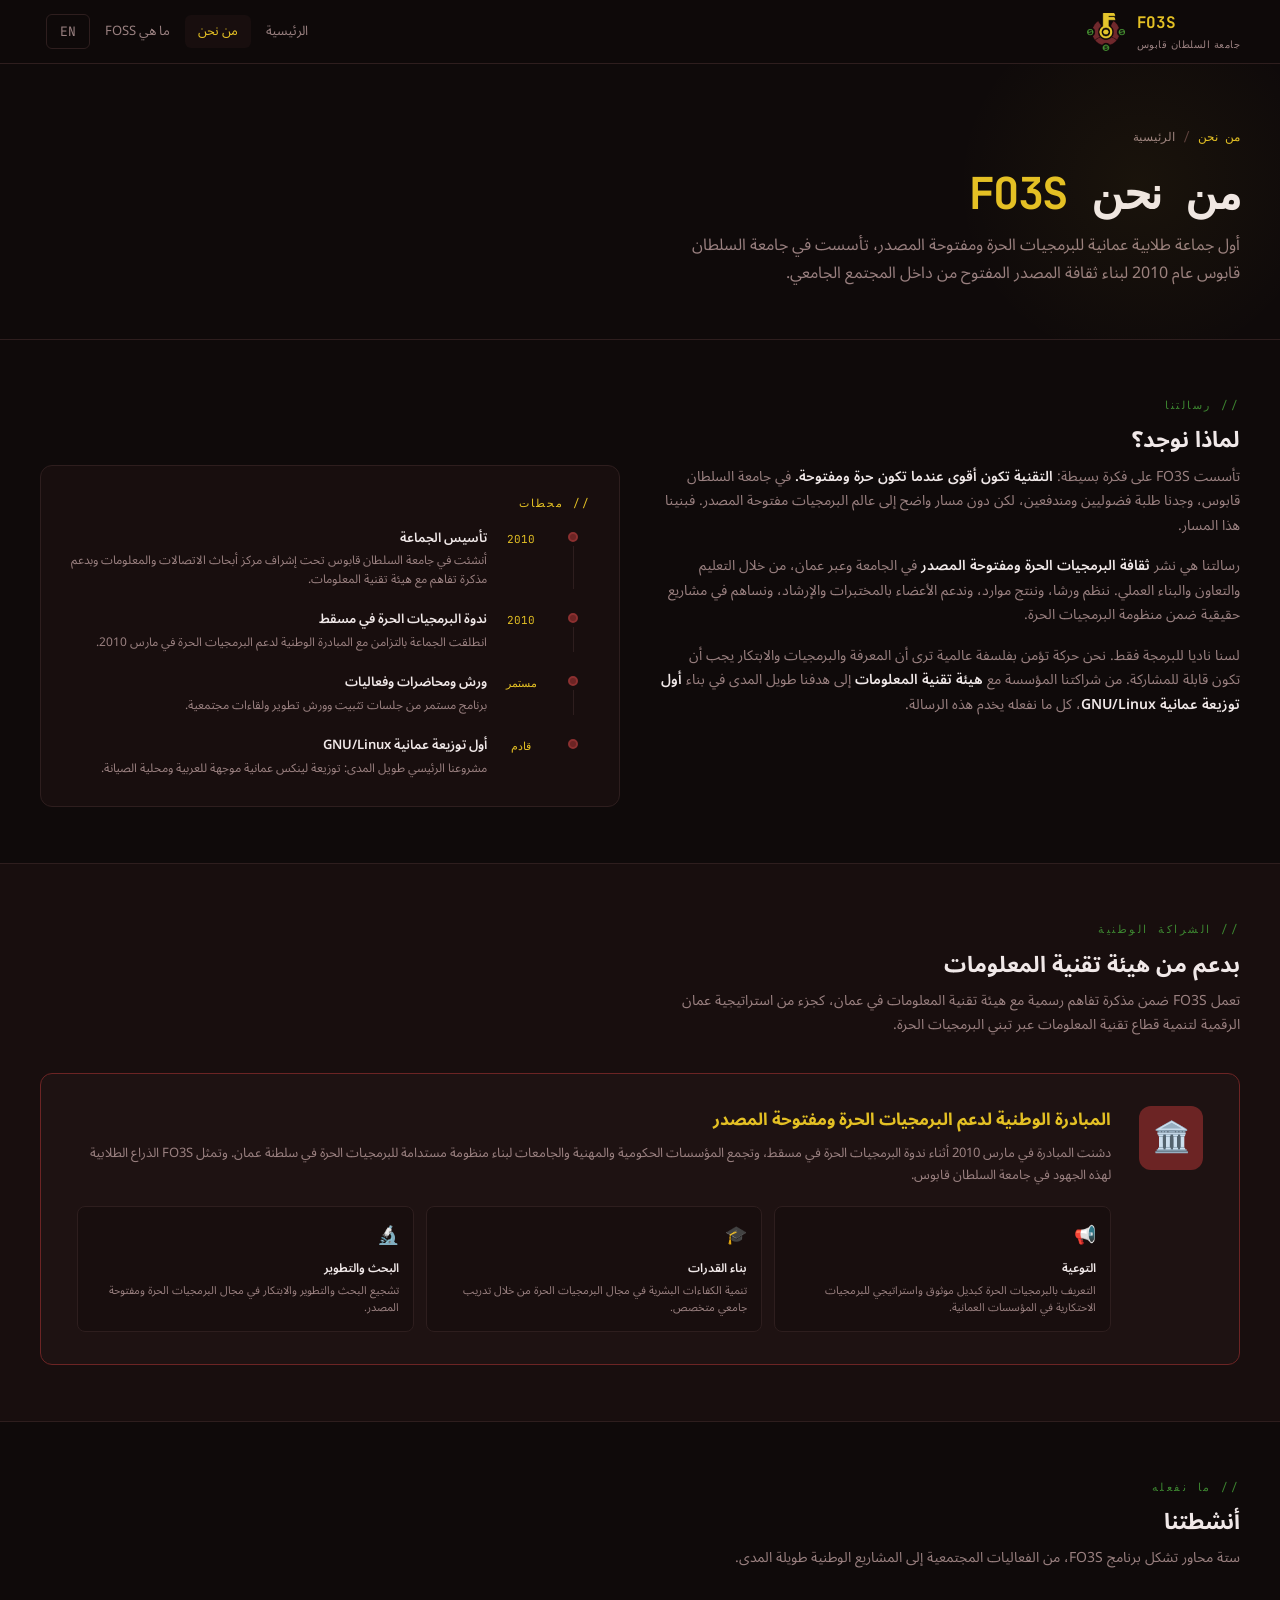
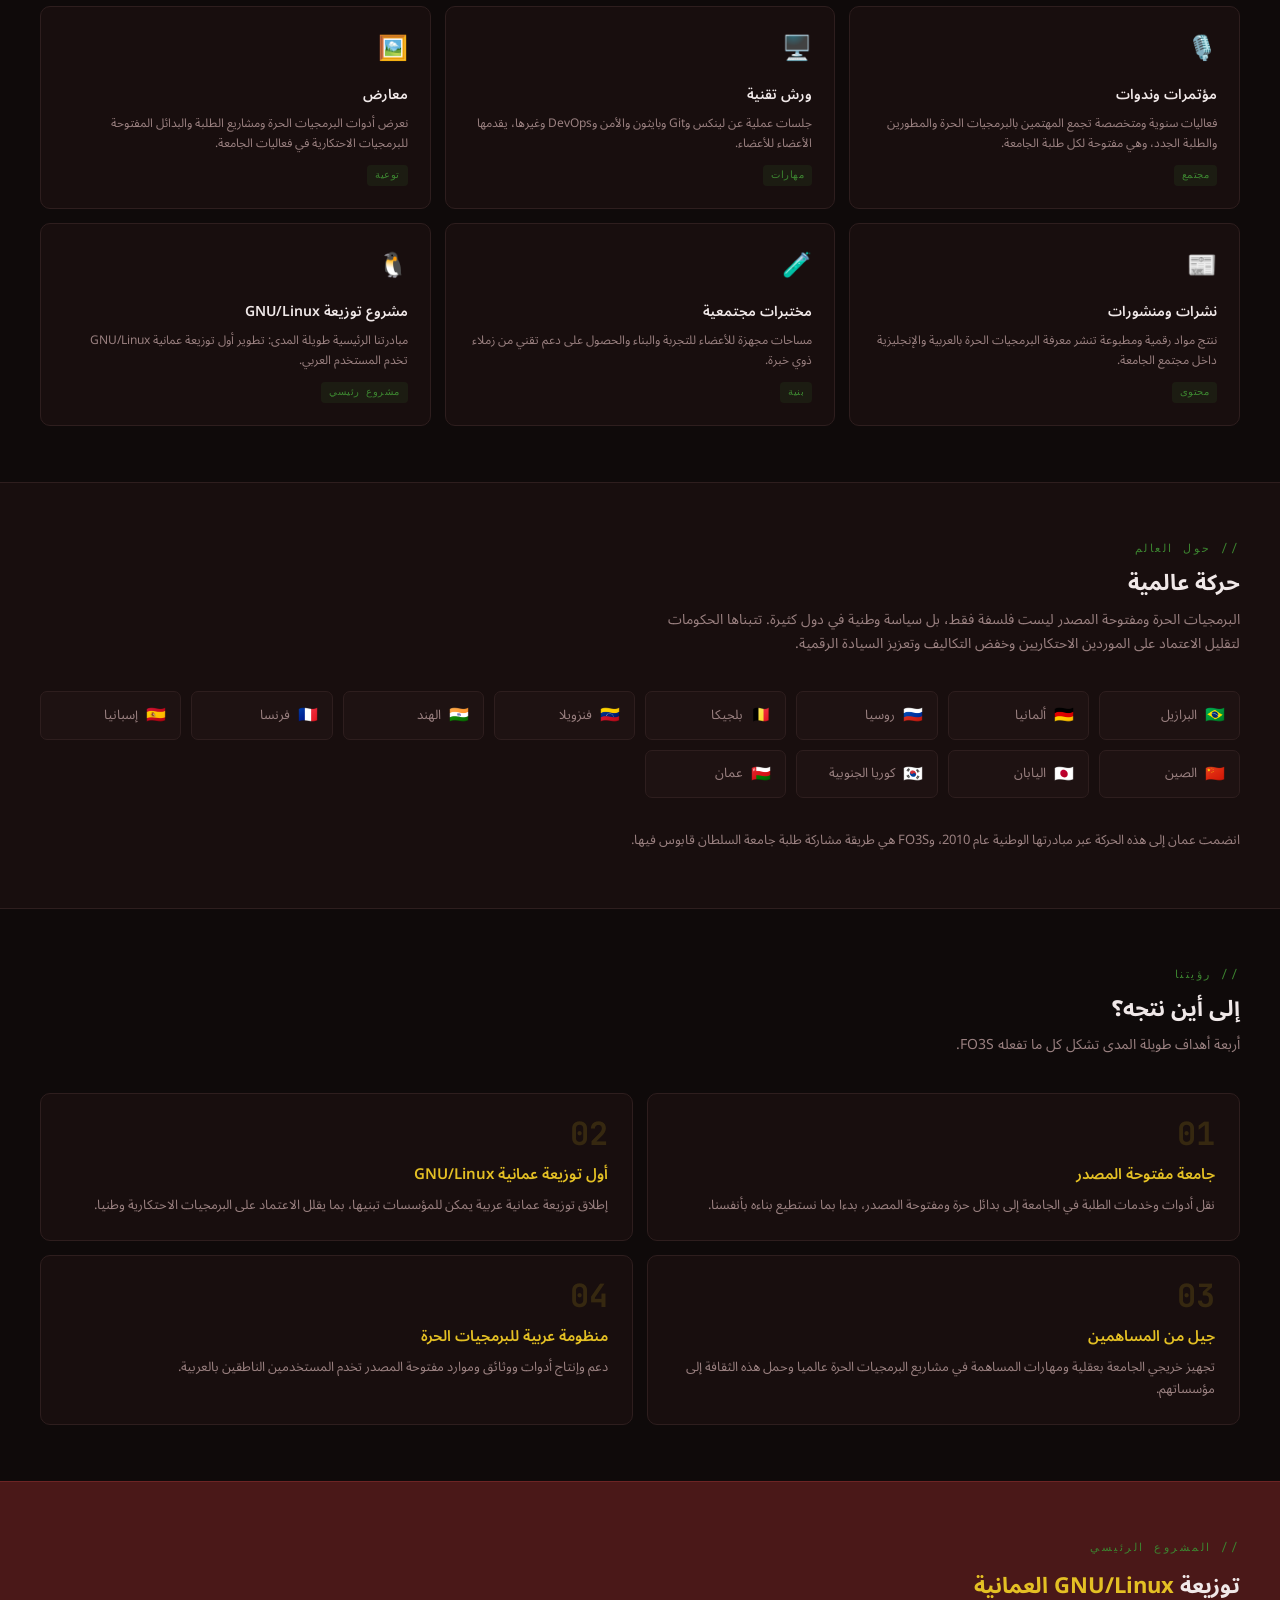
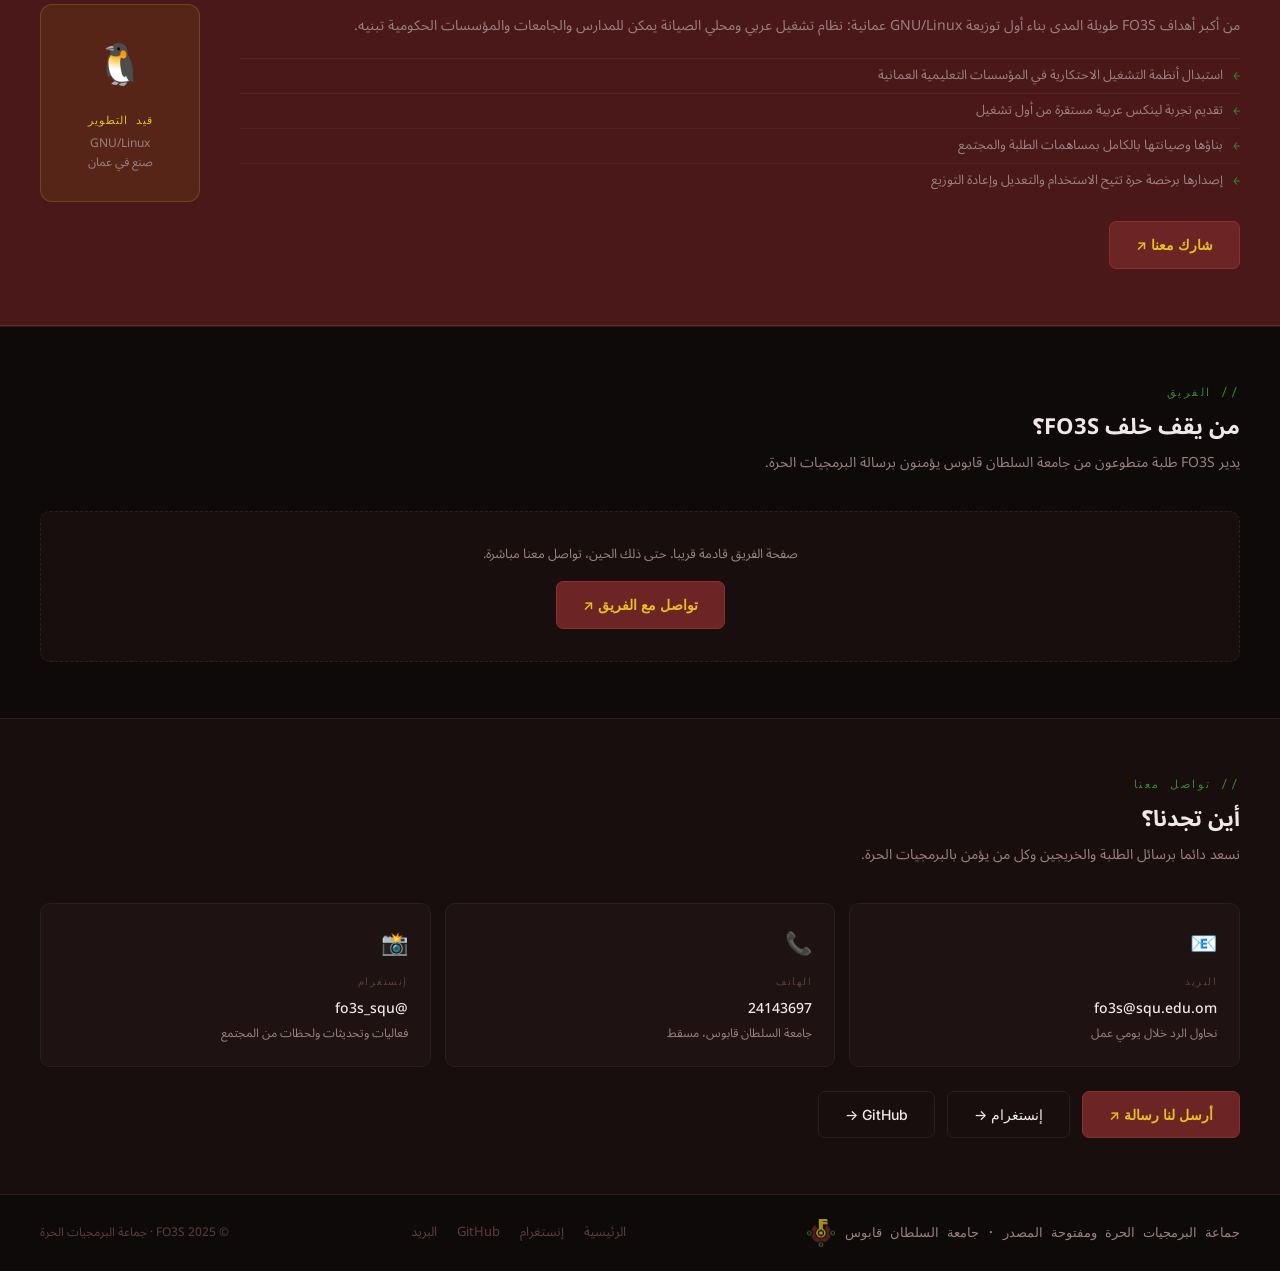
<file: ar/about.html>
<!DOCTYPE html>
<html lang="ar" dir="rtl">
<head>
  <meta charset="UTF-8" />
  <meta name="viewport" content="width=device-width, initial-scale=1.0" />
  <title>من نحن – FO3S · جماعة البرمجيات الحرة</title>
  <meta name="description" content="تعرف على FO3S، جماعة البرمجيات الحرة ومفتوحة المصدر في جامعة السلطان قابوس ورسالتها وأنشطتها وأهدافها." />
  <link rel="canonical" href="https://fo3s-squ.github.io/FO3S_WEBSITE/ar/about.html" />
  <link rel="alternate" hreflang="en" href="https://fo3s-squ.github.io/FO3S_WEBSITE/about.html" />
  <link rel="alternate" hreflang="ar" href="https://fo3s-squ.github.io/FO3S_WEBSITE/ar/about.html" />
  <link rel="alternate" hreflang="x-default" href="https://fo3s-squ.github.io/FO3S_WEBSITE/about.html" />
  <link rel="icon" href="../favicon.ico" sizes="any" />
  <link rel="icon" href="../assets/images/favicon-32x32.png" type="image/png" sizes="32x32" />
  <link rel="icon" href="../assets/images/favicon-16x16.png" type="image/png" sizes="16x16" />
  <link rel="apple-touch-icon" href="../assets/images/apple-touch-icon.png" />
  <link rel="manifest" href="../site.webmanifest" />
  <meta name="theme-color" content="#0F0A0A" />
  <link rel="preconnect" href="https://fonts.googleapis.com" />
  <link rel="preconnect" href="https://fonts.gstatic.com" crossorigin />
  <link href="https://fonts.googleapis.com/css2?family=JetBrains+Mono:wght@400;700&family=Inter:wght@300;400;500;600;700&family=Noto+Sans+Arabic:wght@400;500;600;700&display=swap" rel="stylesheet" />
  <link rel="stylesheet" href="../assets/css/about.css" />
  <script src="../component/header.js" defer></script>
  <script src="../component/footer.js" defer></script>
</head>
<body>

<!-- NAV -->
<header class="site-header"></header>

<!-- PAGE HEADER -->
<header class="page-header">
  <div class="breadcrumb">
    <a href="index.html">الرئيسية</a>
    <span class="breadcrumb-sep">/</span>
    <span class="breadcrumb-cur">من نحن</span>
  </div>
  <h1>من نحن <em>FO3S</em></h1>
  <p>
    أول جماعة طلابية عمانية للبرمجيات الحرة ومفتوحة المصدر، تأسست في جامعة السلطان قابوس عام 2010
    لبناء ثقافة المصدر المفتوح من داخل المجتمع الجامعي.
  </p>
</header>

<!-- MISSION -->
<section id="mission">
  <div class="sec-label">// رسالتنا</div>
  <h2 class="sec-title">لماذا نوجد؟</h2>
  <div class="mission-grid">
    <div class="mission-text">
      <p>
        تأسست FO3S على فكرة بسيطة: <strong>التقنية تكون أقوى عندما تكون حرة ومفتوحة.</strong>
        في جامعة السلطان قابوس، وجدنا طلبة فضوليين ومندفعين، لكن دون مسار واضح إلى عالم البرمجيات مفتوحة المصدر. فبنينا هذا المسار.
      </p>
      <p>
        رسالتنا هي نشر <strong>ثقافة البرمجيات الحرة ومفتوحة المصدر</strong> في الجامعة وعبر عمان،
        من خلال التعليم والتعاون والبناء العملي. ننظم ورشا، وننتج موارد، وندعم الأعضاء بالمختبرات والإرشاد،
        ونساهم في مشاريع حقيقية ضمن منظومة البرمجيات الحرة.
      </p>
      <p>
        لسنا ناديا للبرمجة فقط. نحن حركة تؤمن بفلسفة عالمية ترى أن المعرفة والبرمجيات والابتكار يجب أن تكون قابلة للمشاركة.
        من شراكتنا المؤسسة مع <strong>هيئة تقنية المعلومات</strong> إلى هدفنا طويل المدى في بناء
        <strong>أول توزيعة عمانية GNU/Linux</strong>، كل ما نفعله يخدم هذه الرسالة.
      </p>
    </div>
    <div class="mission-aside">
      <div class="mission-aside-title">// محطات</div>
      <div class="timeline">
        <div class="tl-item">
          <div class="tl-left">
            <div class="tl-dot"></div>
            <div class="tl-line"></div>
          </div>
          <div class="tl-year">2010</div>
          <div class="tl-content">
            <h4>تأسيس الجماعة</h4>
            <p>أنشئت في جامعة السلطان قابوس تحت إشراف مركز أبحاث الاتصالات والمعلومات وبدعم مذكرة تفاهم مع هيئة تقنية المعلومات.</p>
          </div>
        </div>
        <div class="tl-item">
          <div class="tl-left">
            <div class="tl-dot"></div>
            <div class="tl-line"></div>
          </div>
          <div class="tl-year">2010</div>
          <div class="tl-content">
            <h4>ندوة البرمجيات الحرة في مسقط</h4>
            <p>انطلقت الجماعة بالتزامن مع المبادرة الوطنية لدعم البرمجيات الحرة في مارس 2010.</p>
          </div>
        </div>
        <div class="tl-item">
          <div class="tl-left">
            <div class="tl-dot"></div>
            <div class="tl-line"></div>
          </div>
          <div class="tl-year">مستمر</div>
          <div class="tl-content">
            <h4>ورش ومحاضرات وفعاليات</h4>
            <p>برنامج مستمر من جلسات تثبيت وورش تطوير ولقاءات مجتمعية.</p>
          </div>
        </div>
        <div class="tl-item">
          <div class="tl-left">
            <div class="tl-dot"></div>
            <div class="tl-line"></div>
          </div>
          <div class="tl-year">قادم</div>
          <div class="tl-content">
            <h4>أول توزيعة عمانية GNU/Linux</h4>
            <p>مشروعنا الرئيسي طويل المدى: توزيعة لينكس عمانية موجهة للعربية ومحلية الصيانة.</p>
          </div>
        </div>
      </div>
    </div>
  </div>
</section>

<hr class="divider" />

<!-- ITA PARTNERSHIP -->
<section class="ita-section" id="ita">
  <div class="sec-label">// الشراكة الوطنية</div>
  <h2 class="sec-title">بدعم من هيئة تقنية المعلومات</h2>
  <p class="sec-desc">
    تعمل FO3S ضمن مذكرة تفاهم رسمية مع هيئة تقنية المعلومات في عمان، كجزء من استراتيجية عمان الرقمية
    لتنمية قطاع تقنية المعلومات عبر تبني البرمجيات الحرة.
  </p>
  <div class="ita-card">
    <div class="ita-emblem">🏛️</div>
    <div>
      <h3>المبادرة الوطنية لدعم البرمجيات الحرة ومفتوحة المصدر</h3>
      <p>
        دشنت المبادرة في مارس 2010 أثناء ندوة البرمجيات الحرة في مسقط، وتجمع المؤسسات الحكومية والمهنية والجامعات
        لبناء منظومة مستدامة للبرمجيات الحرة في سلطنة عمان. وتمثل FO3S الذراع الطلابية لهذه الجهود في جامعة السلطان قابوس.
      </p>
      <div class="ita-pillars">
        <div class="ita-pillar">
          <div class="ita-pillar-icon">📢</div>
          <h4>التوعية</h4>
          <p>التعريف بالبرمجيات الحرة كبديل موثوق واستراتيجي للبرمجيات الاحتكارية في المؤسسات العمانية.</p>
        </div>
        <div class="ita-pillar">
          <div class="ita-pillar-icon">🎓</div>
          <h4>بناء القدرات</h4>
          <p>تنمية الكفاءات البشرية في مجال البرمجيات الحرة من خلال تدريب جامعي متخصص.</p>
        </div>
        <div class="ita-pillar">
          <div class="ita-pillar-icon">🔬</div>
          <h4>البحث والتطوير</h4>
          <p>تشجيع البحث والتطوير والابتكار في مجال البرمجيات الحرة ومفتوحة المصدر.</p>
        </div>
      </div>
    </div>
  </div>
</section>

<hr class="divider" />

<!-- ACTIVITIES -->
<section id="activities">
  <div class="sec-label">// ما نفعله</div>
  <h2 class="sec-title">أنشطتنا</h2>
  <p class="sec-desc">ستة محاور تشكل برنامج FO3S، من الفعاليات المجتمعية إلى المشاريع الوطنية طويلة المدى.</p>
  <div class="activities-grid">
    <div class="activity-card">
      <div class="activity-icon">🎙️</div>
      <h3>مؤتمرات وندوات</h3>
      <p>فعاليات سنوية ومتخصصة تجمع المهتمين بالبرمجيات الحرة والمطورين والطلبة الجدد، وهي مفتوحة لكل طلبة الجامعة.</p>
      <span class="activity-tag">مجتمع</span>
    </div>
    <div class="activity-card">
      <div class="activity-icon">🖥️</div>
      <h3>ورش تقنية</h3>
      <p>جلسات عملية عن لينكس وGit وبايثون والأمن وDevOps وغيرها، يقدمها الأعضاء للأعضاء.</p>
      <span class="activity-tag">مهارات</span>
    </div>
    <div class="activity-card">
      <div class="activity-icon">🖼️</div>
      <h3>معارض</h3>
      <p>نعرض أدوات البرمجيات الحرة ومشاريع الطلبة والبدائل المفتوحة للبرمجيات الاحتكارية في فعاليات الجامعة.</p>
      <span class="activity-tag">توعية</span>
    </div>
    <div class="activity-card">
      <div class="activity-icon">📰</div>
      <h3>نشرات ومنشورات</h3>
      <p>ننتج مواد رقمية ومطبوعة تنشر معرفة البرمجيات الحرة بالعربية والإنجليزية داخل مجتمع الجامعة.</p>
      <span class="activity-tag">محتوى</span>
    </div>
    <div class="activity-card">
      <div class="activity-icon">🧪</div>
      <h3>مختبرات مجتمعية</h3>
      <p>مساحات مجهزة للأعضاء للتجربة والبناء والحصول على دعم تقني من زملاء ذوي خبرة.</p>
      <span class="activity-tag">بنية</span>
    </div>
    <div class="activity-card">
      <div class="activity-icon">🐧</div>
      <h3>مشروع توزيعة GNU/Linux</h3>
      <p>مبادرتنا الرئيسية طويلة المدى: تطوير أول توزيعة عمانية GNU/Linux تخدم المستخدم العربي.</p>
      <span class="activity-tag">مشروع رئيسي</span>
    </div>
  </div>
</section>

<hr class="divider" />

<!-- FOSS WORLDWIDE -->
<section class="worldwide-section" id="worldwide">
  <div class="sec-label">// حول العالم</div>
  <h2 class="sec-title">حركة عالمية</h2>
  <p class="sec-desc">
    البرمجيات الحرة ومفتوحة المصدر ليست فلسفة فقط، بل سياسة وطنية في دول كثيرة.
    تتبناها الحكومات لتقليل الاعتماد على الموردين الاحتكاريين وخفض التكاليف وتعزيز السيادة الرقمية.
  </p>
  <div class="countries-grid">
    <div class="country-chip"><span class="flag">🇧🇷</span> البرازيل</div>
    <div class="country-chip"><span class="flag">🇩🇪</span> ألمانيا</div>
    <div class="country-chip"><span class="flag">🇷🇺</span> روسيا</div>
    <div class="country-chip"><span class="flag">🇧🇪</span> بلجيكا</div>
    <div class="country-chip"><span class="flag">🇻🇪</span> فنزويلا</div>
    <div class="country-chip"><span class="flag">🇮🇳</span> الهند</div>
    <div class="country-chip"><span class="flag">🇫🇷</span> فرنسا</div>
    <div class="country-chip"><span class="flag">🇪🇸</span> إسبانيا</div>
    <div class="country-chip"><span class="flag">🇨🇳</span> الصين</div>
    <div class="country-chip"><span class="flag">🇯🇵</span> اليابان</div>
    <div class="country-chip"><span class="flag">🇰🇷</span> كوريا الجنوبية</div>
    <div class="country-chip"><span class="flag">🇴🇲</span> عمان</div>
  </div>
  <p style="font-size: 13px; color: var(--muted);">
    انضمت عمان إلى هذه الحركة عبر مبادرتها الوطنية عام 2010، وFO3S هي طريقة مشاركة طلبة جامعة السلطان قابوس فيها.
  </p>
</section>

<hr class="divider" />

<!-- VISION -->
<section id="vision">
  <div class="sec-label">// رؤيتنا</div>
  <h2 class="sec-title">إلى أين نتجه؟</h2>
  <p class="sec-desc">أربعة أهداف طويلة المدى تشكل كل ما تفعله FO3S.</p>
  <div class="vision-grid">
    <div class="vision-card">
      <div class="vision-card-num">01</div>
      <h3>جامعة مفتوحة المصدر</h3>
      <p>نقل أدوات وخدمات الطلبة في الجامعة إلى بدائل حرة ومفتوحة المصدر، بدءا بما نستطيع بناءه بأنفسنا.</p>
    </div>
    <div class="vision-card">
      <div class="vision-card-num">02</div>
      <h3>أول توزيعة عمانية GNU/Linux</h3>
      <p>إطلاق توزيعة عمانية عربية يمكن للمؤسسات تبنيها، بما يقلل الاعتماد على البرمجيات الاحتكارية وطنيا.</p>
    </div>
    <div class="vision-card">
      <div class="vision-card-num">03</div>
      <h3>جيل من المساهمين</h3>
      <p>تجهيز خريجي الجامعة بعقلية ومهارات المساهمة في مشاريع البرمجيات الحرة عالميا وحمل هذه الثقافة إلى مؤسساتهم.</p>
    </div>
    <div class="vision-card">
      <div class="vision-card-num">04</div>
      <h3>منظومة عربية للبرمجيات الحرة</h3>
      <p>دعم وإنتاج أدوات ووثائق وموارد مفتوحة المصدر تخدم المستخدمين الناطقين بالعربية.</p>
    </div>
  </div>
</section>

<!-- DISTRO HIGHLIGHT -->
<section class="distro-section" id="distro">
  <div class="distro-inner">
    <div>
      <div class="sec-label">// المشروع الرئيسي</div>
      <h2>توزيعة <span>GNU/Linux العمانية</span></h2>
      <p>
        من أكبر أهداف FO3S طويلة المدى بناء أول توزيعة GNU/Linux عمانية:
        نظام تشغيل عربي ومحلي الصيانة يمكن للمدارس والجامعات والمؤسسات الحكومية تبنيه.
      </p>
      <ul class="distro-goals">
        <li>استبدال أنظمة التشغيل الاحتكارية في المؤسسات التعليمية العمانية</li>
        <li>تقديم تجربة لينكس عربية مستقرة من أول تشغيل</li>
        <li>بناؤها وصيانتها بالكامل بمساهمات الطلبة والمجتمع</li>
        <li>إصدارها برخصة حرة تتيح الاستخدام والتعديل وإعادة التوزيع</li>
      </ul>
      <a href="index.html#join" class="btn-primary">شارك معنا ↗</a>
    </div>
    <div class="distro-badge">
      <div class="distro-badge-icon">🐧</div>
      <span class="distro-badge-label">قيد التطوير</span>
      <div class="distro-badge-sub">GNU/Linux<br>صنع في عمان</div>
    </div>
  </div>
</section>

<hr class="divider" />

<!-- TEAM -->
<section id="team">
  <div class="sec-label">// الفريق</div>
  <h2 class="sec-title">من يقف خلف FO3S؟</h2>
  <p class="sec-desc">يدير FO3S طلبة متطوعون من جامعة السلطان قابوس يؤمنون برسالة البرمجيات الحرة.</p>
  <div class="team-grid">
    <div class="team-placeholder">
      <p>صفحة الفريق قادمة قريبا. حتى ذلك الحين، تواصل معنا مباشرة.</p>
      <a href="mailto:fo3s@squ.edu.om" class="btn-primary">تواصل مع الفريق ↗</a>
    </div>
  </div>
</section>

<hr class="divider" />

<!-- CONTACT -->
<section class="contact-section" id="contact">
  <div class="sec-label">// تواصل معنا</div>
  <h2 class="sec-title">أين تجدنا؟</h2>
  <p class="sec-desc">نسعد دائما برسائل الطلبة والخريجين وكل من يؤمن بالبرمجيات الحرة.</p>
  <div class="contact-grid">
    <div class="contact-card">
      <div class="contact-card-icon">📧</div>
      <div class="contact-card-label">البريد</div>
      <div class="contact-card-val">fo3s@squ.edu.om</div>
      <div class="contact-card-sub">نحاول الرد خلال يومي عمل</div>
    </div>
    <div class="contact-card">
      <div class="contact-card-icon">📞</div>
      <div class="contact-card-label">الهاتف</div>
      <div class="contact-card-val">24143697</div>
      <div class="contact-card-sub">جامعة السلطان قابوس، مسقط</div>
    </div>
    <div class="contact-card">
      <div class="contact-card-icon">📸</div>
      <div class="contact-card-label">إنستغرام</div>
      <div class="contact-card-val">@fo3s_squ</div>
      <div class="contact-card-sub">فعاليات وتحديثات ولحظات من المجتمع</div>
    </div>
  </div>
  <div style="margin-top: 24px; display: flex; gap: 12px; flex-wrap: wrap;">
    <a href="mailto:fo3s@squ.edu.om" class="btn-primary">أرسل لنا رسالة ↗</a>
    <a href="https://www.instagram.com/fo3s_squ" target="_blank" class="btn-secondary">إنستغرام →</a>
    <a href="https://github.com/FO3S-SQU" target="_blank" class="btn-secondary">GitHub →</a>
  </div>
</section>

<!-- FOOTER -->
<footer class="site-footer"></footer>

</body>
</html>
</file>
<file: assets/css/style.css>
*, *::before, *::after { box-sizing: border-box; margin: 0; padding: 0; }

    :root {
      /* Brand exact colors from logo */
      --maroon:      #6C2424;
      --maroon-deep: #4A1818;
      --maroon-mid:  #8B3030;
      --maroon-soft: rgba(108,36,36,0.12);
      --gold:        #E4C024;
      --gold-deep:   #B89818;
      --gold-soft:   rgba(228,192,36,0.12);
      --green:       #3C8430;
      --green-deep:  #2A5E21;
      --green-soft:  rgba(60,132,48,0.12);

      /* Page surfaces */
      --bg:       #0F0A0A;
      --surface:  #180E0E;
      --card:     #1E1212;
      --border:   #2E1E1E;
      --dim:      #5A3E3E;
      --muted:    #9A8080;
      --text:     #F0E8E8;

      --mono: 'JetBrains Mono', monospace;
      --sans: 'Inter', sans-serif;
    }

    html { scroll-behavior: smooth; }

    body {
      background: var(--bg);
      color: var(--text);
      font-family: var(--sans);
      font-size: 15px;
      line-height: 1.65;
    }

    /* ── NAV ── */
    nav {
      position: sticky; top: 0; z-index: 100;
      display: flex; align-items: center; justify-content: space-between;
      padding: 0 40px; height: 64px;
      background: rgba(15,10,10,0.93);
      backdrop-filter: blur(14px);
      border-bottom: 1px solid var(--border);
    }

    .nav-logo {
      display: flex; align-items: center; gap: 12px;
      text-decoration: none;
    }
    .nav-logo img {
      height: 38px; width: auto;
    }
    .nav-logo-text {
      font-family: var(--mono);
      font-size: 16px; font-weight: 700;
      color: var(--gold);
      letter-spacing: -0.3px;
      line-height: 1.1;
    }
    .nav-logo-sub {
      font-family: var(--sans);
      font-size: 10px; font-weight: 400;
      color: var(--muted);
      letter-spacing: 0.5px;
      display: block;
    }

    .nav-links { display: flex; align-items: center; gap: 2px; }
    .nav-links a {
      color: var(--muted); text-decoration: none;
      font-size: 13px; padding: 6px 13px;
      border-radius: 6px;
      transition: color .15s, background .15s;
    }
    .nav-links a:hover { color: var(--text); background: var(--surface); }

    .nav-lang {
      font-family: var(--mono); font-size: 12px;
      color: var(--dim); cursor: pointer;
      padding: 5px 10px;
      border: 1px solid var(--border); border-radius: 5px;
      background: transparent; margin-left: 6px;
      transition: color .15s, border-color .15s;
    }
    .nav-lang:hover { color: var(--muted); border-color: var(--dim); }

    /* ── HERO ── */
    .hero {
      position: relative;
      padding: 80px 40px 72px;
      overflow: hidden;
    }

    /* Subtle gear pattern background */
    .hero::before {
      content: '';
      position: absolute; top: -120px; right: -80px;
      width: 520px; height: 520px;
      background: radial-gradient(circle, rgba(228,192,36,.05) 0%, transparent 65%);
      pointer-events: none;
    }
    .hero::after {
      content: '';
      position: absolute; bottom: -60px; left: -60px;
      width: 320px; height: 320px;
      background: radial-gradient(circle, rgba(108,36,36,.08) 0%, transparent 65%);
      pointer-events: none;
    }

    .hero-inner {
      display: grid;
      grid-template-columns: 1fr auto;
      gap: 48px;
      align-items: center;
      max-width: 1100px;
    }

    .hero-eyebrow {
      font-family: var(--mono);
      font-size: 11px; letter-spacing: 2.5px;
      text-transform: uppercase; color: var(--green);
      margin-bottom: 20px;
      display: flex; align-items: center; gap: 10px;
    }
    .hero-eyebrow::before {
      content: ''; display: inline-block;
      width: 20px; height: 1px; background: var(--green);
    }

    .hero h1 {
      font-family: var(--mono);
      font-size: clamp(30px, 4.5vw, 50px);
      font-weight: 700;
      line-height: 1.15; letter-spacing: -1.5px;
      color: var(--text); margin-bottom: 8px;
    }
    .hero h1 em { color: var(--gold); font-style: normal; }

    .hero-sub {
      font-size: 16px; color: var(--muted);
      max-width: 500px; margin-bottom: 36px;
      line-height: 1.7;
    }

    /* Terminal */
    .terminal {
      background: var(--surface);
      border: 1px solid var(--border);
      border-radius: 10px; max-width: 520px;
      margin-bottom: 36px; overflow: hidden;
    }
    .terminal-bar {
      background: var(--card);
      border-bottom: 1px solid var(--border);
      padding: 10px 16px;
      display: flex; align-items: center; gap: 7px;
    }
    .dot { width: 11px; height: 11px; border-radius: 50%; }
    .dot-r { background: #FF5F57; }
    .dot-y { background: #FFBD2E; }
    .dot-g { background: #28C840; }
    .terminal-title {
      font-family: var(--mono); font-size: 11px;
      color: var(--muted); margin: 0 auto; padding-right: 38px;
    }
    .terminal-body {
      padding: 18px 20px; font-family: var(--mono);
      font-size: 13px; min-height: 90px;
    }
    .t-prompt { color: var(--gold); margin-right: 8px; }
    .t-out { color: var(--muted); font-size: 12px; margin-top: 4px; display: block; }
    .cursor {
      display: inline-block; width: 7px; height: 14px;
      background: var(--gold); vertical-align: middle;
      margin-left: 2px;
      animation: blink 1s step-end infinite;
    }
    @keyframes blink { 50% { opacity: 0; } }

    .hero-ctas { display: flex; gap: 12px; flex-wrap: wrap; }

    .btn-primary {
      background: var(--maroon); color: var(--gold);
      border: 1px solid var(--maroon-mid);
      padding: 11px 26px; border-radius: 7px;
      font-size: 14px; font-weight: 600;
      font-family: var(--sans); cursor: pointer;
      text-decoration: none; display: inline-block;
      transition: background .15s;
    }
    .btn-primary:hover { background: var(--maroon-mid); }

    .btn-secondary {
      background: transparent; color: var(--text);
      border: 1px solid var(--border);
      padding: 11px 26px; border-radius: 7px;
      font-size: 14px; font-weight: 500;
      font-family: var(--sans); cursor: pointer;
      text-decoration: none; display: inline-block;
      transition: border-color .15s, background .15s;
    }
    .btn-secondary:hover { border-color: var(--dim); background: var(--surface); }

    /* Big logo in hero right column */
    .hero-logo-display {
      width: 180px; height: 180px;
      display: flex; align-items: center; justify-content: center;
      position: relative;
    }
    .hero-logo-display img {
      width: 160px; height: 160px; object-fit: contain;
      filter: drop-shadow(0 0 32px rgba(228,192,36,0.18));
    }

    /* ── STATS ── */
    .stats {
      display: grid; grid-template-columns: repeat(4,1fr);
      border-top: 1px solid var(--border);
      border-bottom: 1px solid var(--border);
      background: var(--surface);
    }
    .stat {
      padding: 24px 20px; text-align: center;
      border-right: 1px solid var(--border);
    }
    .stat:last-child { border-right: none; }
    .stat-val {
      font-family: var(--mono); font-size: 26px; font-weight: 700;
      color: var(--gold); line-height: 1; margin-bottom: 6px;
    }
    .stat-lbl {
      font-size: 11px; color: var(--muted);
      text-transform: uppercase; letter-spacing: 1px;
    }

    /* ── SHARED SECTION ── */
    section { padding: 60px 40px; }

    .sec-label {
      font-family: var(--mono); font-size: 11px;
      letter-spacing: 2.5px; text-transform: uppercase;
      color: var(--green); margin-bottom: 12px;
    }
    .sec-title {
      font-size: 24px; font-weight: 700;
      color: var(--text); margin-bottom: 10px; line-height: 1.3;
    }
    .sec-desc {
      font-size: 14px; color: var(--muted);
      max-width: 560px; margin-bottom: 36px; line-height: 1.7;
    }

    hr.divider { border: none; border-top: 1px solid var(--border); }

    /* ── ABOUT CARDS ── */
    .about-grid {
      display: grid; grid-template-columns: repeat(2,1fr); gap: 14px;
    }
    .about-card {
      background: var(--surface); border: 1px solid var(--border);
      border-radius: 10px; padding: 24px;
      transition: border-color .2s;
    }
    .about-card:hover { border-color: var(--maroon-mid); }
    .about-card-icon { font-size: 22px; margin-bottom: 14px; }
    .about-card h3 {
      font-size: 14px; font-weight: 600;
      color: var(--text); margin-bottom: 8px;
    }
    .about-card p { font-size: 13px; color: var(--muted); line-height: 1.65; }

    /* ── FOUR FREEDOMS ── */
    .freedoms-section { background: var(--surface); }
    .freedoms-grid {
      display: grid; grid-template-columns: repeat(2,1fr); gap: 14px;
    }
    .freedom {
      display: flex; gap: 14px;
      background: var(--card); border: 1px solid var(--border);
      border-radius: 10px; padding: 20px;
      transition: border-color .2s;
    }
    .freedom:hover { border-color: rgba(228,192,36,.4); }
    .freedom-num {
      font-family: var(--mono); font-size: 20px; font-weight: 700;
      color: rgba(228,192,36,.2); line-height: 1;
      padding-top: 2px; min-width: 28px;
    }
    .freedom h3 {
      font-size: 14px; font-weight: 600;
      color: var(--text); margin-bottom: 5px;
    }
    .freedom p { font-size: 12px; color: var(--muted); line-height: 1.6; }
    .freedom-ar {
      font-size: 11px; color: var(--dim);
      font-family: var(--mono); margin-top: 6px;
      direction: rtl; text-align: right;
    }

    /* ── PHOTO STRIP ── */
    .photo-strip {
      padding: 0;
      background: var(--card);
      border-top: 1px solid var(--border);
      border-bottom: 1px solid var(--border);
      overflow: hidden;
    }
    .photo-strip-inner {
      display: grid;
      grid-template-columns: repeat(3, 1fr);
      height: 220px;
    }
    .photo-slot {
      position: relative; overflow: hidden;
      border-right: 1px solid var(--border);
    }
    .photo-slot:last-child { border-right: none; }
    .photo-slot img {
      width: 100%; height: 100%; object-fit: cover;
      filter: saturate(0.7) brightness(0.75);
      transition: filter .3s;
    }
    .photo-slot:hover img { filter: saturate(0.9) brightness(0.9); }
    .photo-slot-label {
      position: absolute; bottom: 12px; left: 14px;
      font-family: var(--mono); font-size: 11px;
      color: var(--gold); letter-spacing: 1px;
      text-transform: uppercase;
    }

    /* ── NATIONAL INITIATIVE ── */
    .initiative { background: var(--surface); }
    .initiative-card {
      background: var(--card);
      border: 1px solid var(--maroon);
      border-radius: 12px; padding: 32px;
      display: grid; grid-template-columns: auto 1fr; gap: 24px;
      align-items: start;
    }
    .initiative-badge {
      background: var(--maroon);
      border-radius: 8px; padding: 14px;
      font-size: 28px; line-height: 1;
    }
    .initiative-card h3 {
      font-size: 16px; font-weight: 700;
      color: var(--gold); margin-bottom: 10px;
    }
    .initiative-card p { font-size: 13px; color: var(--muted); line-height: 1.7; margin-bottom: 12px; }
    .initiative-goals { list-style: none; }
    .initiative-goals li {
      font-size: 13px; color: var(--muted);
      padding: 5px 0; border-top: 1px solid var(--border);
      display: flex; align-items: flex-start; gap: 10px;
    }
    .initiative-goals li::before {
      content: '→'; color: var(--green);
      font-family: var(--mono); font-size: 12px;
      margin-top: 1px; flex-shrink: 0;
    }

    /* ── JOIN ── */
    .join-section {
      background: var(--maroon-deep);
      border-top: 1px solid var(--maroon);
      text-align: center; padding: 72px 40px;
      position: relative; overflow: hidden;
    }
    .join-section::before {
      content: '';
      position: absolute; top: -100px; left: 50%; transform: translateX(-50%);
      width: 600px; height: 400px;
      background: radial-gradient(ellipse, rgba(228,192,36,.06) 0%, transparent 70%);
      pointer-events: none;
    }
    .join-badge {
      display: inline-block;
      background: rgba(228,192,36,.1); color: var(--gold);
      border: 1px solid rgba(228,192,36,.25);
      border-radius: 20px; padding: 5px 16px;
      font-size: 12px; font-family: var(--mono);
      margin-bottom: 20px; letter-spacing: .5px;
    }
    .join-section h2 {
      font-size: 28px; font-weight: 700;
      color: var(--text); margin-bottom: 12px;
    }
    .join-section > p {
      font-size: 15px; color: var(--muted);
      margin-bottom: 32px; max-width: 460px;
      margin-left: auto; margin-right: auto;
    }
    .join-ctas { display: flex; gap: 12px; justify-content: center; flex-wrap: wrap; margin-bottom: 32px; }
    .contact-grid {
      display: grid; grid-template-columns: repeat(3,1fr);
      gap: 12px; max-width: 560px; margin: 0 auto;
    }
    .contact-card {
      background: rgba(255,255,255,.04); border: 1px solid rgba(255,255,255,.08);
      border-radius: 8px; padding: 14px;
    }
    .contact-card-label { font-size: 11px; color: var(--dim); margin-bottom: 4px; font-family: var(--mono); letter-spacing: .5px; }
    .contact-card-val { font-size: 13px; color: var(--muted); }
    .topic-cloud { display: flex; flex-wrap: wrap; gap: 8px; justify-content: center; margin-top: 28px; }
    .topic {
      background: rgba(255,255,255,.04); color: var(--muted);
      border: 1px solid var(--border); border-radius: 4px;
      padding: 4px 10px; font-size: 12px; font-family: var(--mono);
    }

    /* ── FOOTER ── */
    footer {
      padding: 24px 40px;
      border-top: 1px solid var(--border);
      display: flex; align-items: center; justify-content: space-between;
      flex-wrap: wrap; gap: 12px;
    }
    .footer-logo {
      display: flex; align-items: center; gap: 10px;
    }
    .footer-logo img { height: 28px; width: auto; opacity: .7; }
    .footer-logo span { font-family: var(--mono); font-size: 13px; color: var(--muted); }
    .footer-links { display: flex; gap: 20px; }
    .footer-links a { font-size: 13px; color: var(--dim); text-decoration: none; transition: color .15s; }
    .footer-links a:hover { color: var(--muted); }
    .footer-copy { font-size: 12px; color: var(--dim); }

    /* ── RESPONSIVE ── */
    @media (max-width: 860px) {
      .hero-inner { grid-template-columns: 1fr; }
      .hero-logo-display { display: none; }
    }
    @media (max-width: 768px) {
      nav { padding: 0 20px; }
      .nav-links a, .nav-lang { display: none; }
      .hero { padding: 52px 20px 48px; }
      .stats { grid-template-columns: repeat(2,1fr); }
      .stat:nth-child(2) { border-right: none; }
      section { padding: 48px 20px; }
      .about-grid, .freedoms-grid { grid-template-columns: 1fr; }
      .photo-strip-inner { grid-template-columns: 1fr; height: auto; }
      .photo-slot { height: 160px; }
      .photo-slot:not(:last-child) { border-right: none; border-bottom: 1px solid var(--border); }
      .initiative-card { grid-template-columns: 1fr; }
      .contact-grid { grid-template-columns: 1fr; }
      .join-section { padding: 52px 20px; }
      footer { padding: 20px; flex-direction: column; align-items: flex-start; }
    }

    html[dir="rtl"] body {
      direction: rtl;
      font-family: 'Noto Sans Arabic', var(--sans);
      text-align: right;
    }

    html[dir="rtl"] .nav-logo,
    html[dir="rtl"] .terminal,
    html[dir="rtl"] .terminal-body,
    html[dir="rtl"] .footer-logo {
      direction: ltr;
      text-align: left;
    }

    html[dir="rtl"] .hero-eyebrow {
      flex-direction: row-reverse;
      justify-content: flex-end;
    }

    html[dir="rtl"] .freedom,
    html[dir="rtl"] .initiative-card {
      text-align: right;
    }

    html[dir="rtl"] .initiative-goals li::before {
      content: '←';
    }
</file>
<file: assets/css/about.css>
*, *::before, *::after { box-sizing: border-box; margin: 0; padding: 0; }

    :root {
      --maroon:      #6C2424;
      --maroon-deep: #4A1818;
      --maroon-mid:  #8B3030;
      --maroon-soft: rgba(108,36,36,0.12);
      --gold:        #E4C024;
      --gold-deep:   #B89818;
      --gold-soft:   rgba(228,192,36,0.12);
      --green:       #3C8430;
      --green-deep:  #2A5E21;
      --green-soft:  rgba(60,132,48,0.12);
      --bg:          #0F0A0A;
      --surface:     #180E0E;
      --card:        #1E1212;
      --border:      #2E1E1E;
      --dim:         #5A3E3E;
      --muted:       #9A8080;
      --text:        #F0E8E8;
      --mono: 'JetBrains Mono', monospace;
      --sans: 'Inter', sans-serif;
    }

    html { scroll-behavior: smooth; }

    body {
      background: var(--bg);
      color: var(--text);
      font-family: var(--sans);
      font-size: 15px;
      line-height: 1.65;
    }

    /* ── NAV ── */
    nav {
      position: sticky; top: 0; z-index: 100;
      display: flex; align-items: center; justify-content: space-between;
      padding: 0 40px; height: 64px;
      background: rgba(15,10,10,0.93);
      backdrop-filter: blur(14px);
      border-bottom: 1px solid var(--border);
    }
    .nav-logo {
      display: flex; align-items: center; gap: 12px;
      text-decoration: none;
    }
    .nav-logo img { height: 38px; width: auto; }
    .nav-logo-text {
      font-family: var(--mono); font-size: 16px; font-weight: 700;
      color: var(--gold); letter-spacing: -0.3px; line-height: 1.1;
    }
    .nav-logo-sub {
      font-family: var(--sans); font-size: 10px; font-weight: 400;
      color: var(--muted); letter-spacing: 0.5px; display: block;
    }
    .nav-links { display: flex; align-items: center; gap: 2px; }
    .nav-links a {
      color: var(--muted); text-decoration: none;
      font-size: 13px; padding: 6px 13px; border-radius: 6px;
      transition: color .15s, background .15s;
    }
    .nav-links a:hover, .nav-links a.active { color: var(--text); background: var(--surface); }
    .nav-links a.active { color: var(--gold); }
    .nav-lang {
      font-family: var(--mono); font-size: 12px; color: var(--dim);
      cursor: pointer; padding: 5px 10px;
      border: 1px solid var(--border); border-radius: 5px;
      background: transparent; margin-left: 6px;
      transition: color .15s, border-color .15s;
    }
    .nav-lang:hover { color: var(--muted); border-color: var(--dim); }
    /* ── PAGE HEADER ── */
    .page-header {
      padding: 64px 40px 52px;
      position: relative; overflow: hidden;
      border-bottom: 1px solid var(--border);
    }
    .page-header::before {
      content: '';
      position: absolute; top: -80px; right: -60px;
      width: 400px; height: 400px;
      background: radial-gradient(circle, rgba(228,192,36,.05) 0%, transparent 65%);
      pointer-events: none;
    }
    .breadcrumb {
      font-family: var(--mono); font-size: 12px;
      color: var(--dim); margin-bottom: 20px;
      display: flex; align-items: center; gap: 8px;
    }
    .breadcrumb a { color: var(--muted); text-decoration: none; transition: color .15s; }
    .breadcrumb a:hover { color: var(--gold); }
    .breadcrumb-sep { color: var(--dim); }
    .breadcrumb-cur { color: var(--gold); }

    .page-header h1 {
      font-family: var(--mono);
      font-size: clamp(28px, 4vw, 44px);
      font-weight: 700; line-height: 1.15;
      letter-spacing: -1.5px; color: var(--text);
      margin-bottom: 14px;
    }
    .page-header h1 em { color: var(--gold); font-style: normal; }
    .page-header p {
      font-size: 16px; color: var(--muted);
      max-width: 560px; line-height: 1.7;
    }

    /* ── SHARED ── */
    .sec-label {
      font-family: var(--mono); font-size: 11px;
      letter-spacing: 2.5px; text-transform: uppercase;
      color: var(--green); margin-bottom: 12px;
    }
    .sec-title {
      font-size: 22px; font-weight: 700;
      color: var(--text); margin-bottom: 10px; line-height: 1.3;
    }
    .sec-desc {
      font-size: 14px; color: var(--muted);
      max-width: 600px; margin-bottom: 36px; line-height: 1.7;
    }
    section { padding: 56px 40px; }
    hr.divider { border: none; border-top: 1px solid var(--border); }

    .btn-primary {
      background: var(--maroon); color: var(--gold);
      border: 1px solid var(--maroon-mid);
      padding: 11px 26px; border-radius: 7px;
      font-size: 14px; font-weight: 600;
      font-family: var(--sans); cursor: pointer;
      text-decoration: none; display: inline-block;
      transition: background .15s;
    }
    .btn-primary:hover { background: var(--maroon-mid); }
    .btn-secondary {
      background: transparent; color: var(--text);
      border: 1px solid var(--border); padding: 11px 26px;
      border-radius: 7px; font-size: 14px; font-weight: 500;
      font-family: var(--sans); cursor: pointer;
      text-decoration: none; display: inline-block;
      transition: border-color .15s, background .15s;
    }
    .btn-secondary:hover { border-color: var(--dim); background: var(--surface); }

    /* ── MISSION SPLIT ── */
    .mission-grid {
      display: grid; grid-template-columns: 1fr 1fr; gap: 40px;
      align-items: start;
    }
    .mission-text p {
      font-size: 14px; color: var(--muted); line-height: 1.75;
      margin-bottom: 16px;
    }
    .mission-text p:last-child { margin-bottom: 0; }
    .mission-text strong { color: var(--text); font-weight: 600; }
    .mission-aside {
      background: var(--surface);
      border: 1px solid var(--border);
      border-radius: 12px; padding: 28px;
    }
    .mission-aside-title {
      font-family: var(--mono); font-size: 11px;
      letter-spacing: 2px; text-transform: uppercase;
      color: var(--gold); margin-bottom: 16px;
    }
    .timeline { display: flex; flex-direction: column; gap: 0; }
    .tl-item {
      display: flex; gap: 16px;
      padding-bottom: 20px;
      position: relative;
    }
    .tl-item:last-child { padding-bottom: 0; }
    .tl-left {
      display: flex; flex-direction: column; align-items: center;
      flex-shrink: 0; width: 36px;
    }
    .tl-dot {
      width: 10px; height: 10px; border-radius: 50%;
      background: var(--maroon); border: 2px solid var(--maroon-mid);
      flex-shrink: 0; margin-top: 4px;
    }
    .tl-line {
      width: 1px; flex: 1; background: var(--border);
      margin-top: 4px;
    }
    .tl-item:last-child .tl-line { display: none; }
    .tl-year {
      font-family: var(--mono); font-size: 11px;
      color: var(--gold); min-width: 36px;
      margin-top: 2px; text-align: center;
    }
    .tl-content { flex: 1; }
    .tl-content h4 {
      font-size: 13px; font-weight: 600;
      color: var(--text); margin-bottom: 3px;
    }
    .tl-content p { font-size: 12px; color: var(--muted); line-height: 1.55; }

    /* ── ITA SECTION ── */
    .ita-section { background: var(--surface); }
    .ita-card {
      background: var(--card);
      border: 1px solid var(--maroon);
      border-radius: 12px; padding: 32px 36px;
      display: grid; grid-template-columns: auto 1fr; gap: 28px;
      align-items: start;
    }
    .ita-emblem {
      width: 64px; height: 64px;
      background: var(--maroon);
      border-radius: 12px;
      display: flex; align-items: center; justify-content: center;
      font-size: 30px; flex-shrink: 0;
    }
    .ita-card h3 {
      font-size: 17px; font-weight: 700;
      color: var(--gold); margin-bottom: 8px;
    }
    .ita-card > div > p {
      font-size: 13px; color: var(--muted);
      line-height: 1.7; margin-bottom: 20px;
    }
    .ita-pillars {
      display: grid; grid-template-columns: repeat(3, 1fr); gap: 12px;
    }
    .ita-pillar {
      background: var(--surface);
      border: 1px solid var(--border);
      border-radius: 8px; padding: 14px;
    }
    .ita-pillar-icon { font-size: 18px; margin-bottom: 8px; }
    .ita-pillar h4 { font-size: 12px; font-weight: 600; color: var(--text); margin-bottom: 4px; }
    .ita-pillar p { font-size: 11px; color: var(--muted); line-height: 1.55; }

    /* ── ACTIVITIES ── */
    .activities-grid {
      display: grid; grid-template-columns: repeat(3, 1fr); gap: 14px;
    }
    .activity-card {
      background: var(--surface); border: 1px solid var(--border);
      border-radius: 10px; padding: 22px;
      transition: border-color .2s;
    }
    .activity-card:hover { border-color: var(--maroon-mid); }
    .activity-icon { font-size: 24px; margin-bottom: 14px; }
    .activity-card h3 {
      font-size: 14px; font-weight: 600;
      color: var(--text); margin-bottom: 8px;
    }
    .activity-card p { font-size: 12px; color: var(--muted); line-height: 1.65; }
    .activity-tag {
      display: inline-block; margin-top: 12px;
      font-family: var(--mono); font-size: 10px;
      color: var(--green); background: var(--green-soft);
      border-radius: 4px; padding: 2px 8px;
      letter-spacing: .5px;
    }

    /* ── FOSS WORLDWIDE ── */
    .worldwide-section { background: var(--surface); }
    .countries-grid {
      display: grid;
      grid-template-columns: repeat(auto-fill, minmax(140px, 1fr));
      gap: 10px; margin-bottom: 32px;
    }
    .country-chip {
      background: var(--card); border: 1px solid var(--border);
      border-radius: 7px; padding: 10px 14px;
      display: flex; align-items: center; gap: 8px;
      font-size: 13px; color: var(--muted);
      transition: border-color .15s;
    }
    .country-chip:hover { border-color: var(--dim); }
    .country-chip .flag { font-size: 16px; }

    /* ── VISION ── */
    .vision-grid {
      display: grid; grid-template-columns: 1fr 1fr; gap: 14px;
    }
    .vision-card {
      background: var(--surface); border: 1px solid var(--border);
      border-radius: 10px; padding: 24px;
      transition: border-color .2s;
    }
    .vision-card:hover { border-color: rgba(228,192,36,.3); }
    .vision-card-num {
      font-family: var(--mono); font-size: 32px; font-weight: 700;
      color: rgba(228,192,36,.15); line-height: 1; margin-bottom: 12px;
    }
    .vision-card h3 {
      font-size: 15px; font-weight: 600;
      color: var(--gold); margin-bottom: 8px;
    }
    .vision-card p { font-size: 13px; color: var(--muted); line-height: 1.65; }

    /* ── GNU LINUX INITIATIVE ── */
    .distro-section {
      background: var(--maroon-deep);
      border-top: 1px solid var(--maroon);
      border-bottom: 1px solid var(--maroon);
    }
    .distro-inner {
      display: grid; grid-template-columns: 1fr auto; gap: 40px; align-items: center;
    }
    .distro-inner h2 {
      font-size: 22px; font-weight: 700; color: var(--text); margin-bottom: 10px;
    }
    .distro-inner h2 span { color: var(--gold); }
    .distro-inner p { font-size: 14px; color: var(--muted); line-height: 1.7; margin-bottom: 20px; }
    .distro-goals { list-style: none; margin-bottom: 24px; }
    .distro-goals li {
      font-size: 13px; color: var(--muted);
      padding: 6px 0; border-top: 1px solid rgba(255,255,255,.05);
      display: flex; align-items: flex-start; gap: 10px;
    }
    .distro-goals li::before {
      content: '→'; color: var(--green);
      font-family: var(--mono); font-size: 12px; flex-shrink: 0; margin-top: 2px;
    }
    .distro-badge {
      background: rgba(228,192,36,.08);
      border: 1px solid rgba(228,192,36,.2);
      border-radius: 12px; padding: 28px;
      text-align: center; min-width: 160px; flex-shrink: 0;
    }
    .distro-badge-icon { font-size: 40px; margin-bottom: 12px; }
    .distro-badge-label {
      font-family: var(--mono); font-size: 11px;
      color: var(--gold); letter-spacing: 1px;
      text-transform: uppercase; display: block; margin-bottom: 4px;
    }
    .distro-badge-sub { font-size: 12px; color: var(--muted); }

    /* ── TEAM ── */
    .team-grid {
      display: grid; grid-template-columns: repeat(auto-fill, minmax(180px, 1fr)); gap: 14px;
    }
    .team-card {
      background: var(--surface); border: 1px solid var(--border);
      border-radius: 10px; padding: 22px; text-align: center;
      transition: border-color .2s;
    }
    .team-card:hover { border-color: var(--maroon-mid); }
    .team-avatar {
      width: 56px; height: 56px; border-radius: 50%;
      background: var(--maroon); border: 2px solid var(--maroon-mid);
      display: flex; align-items: center; justify-content: center;
      font-size: 20px; margin: 0 auto 14px;
    }
    .team-name { font-size: 14px; font-weight: 600; color: var(--text); margin-bottom: 4px; }
    .team-role { font-family: var(--mono); font-size: 11px; color: var(--green); letter-spacing: .5px; }
    .team-placeholder {
      background: var(--surface); border: 1px dashed var(--border);
      border-radius: 10px; padding: 32px; text-align: center;
      grid-column: 1 / -1;
    }
    .team-placeholder p { font-size: 13px; color: var(--muted); margin-bottom: 16px; }

    /* ── CONTACT ── */
    .contact-section { background: var(--surface); }
    .contact-grid {
      display: grid; grid-template-columns: repeat(3,1fr); gap: 14px;
    }
    .contact-card {
      background: var(--card); border: 1px solid var(--border);
      border-radius: 10px; padding: 22px;
      transition: border-color .2s;
    }
    .contact-card:hover { border-color: var(--maroon-mid); }
    .contact-card-icon { font-size: 22px; margin-bottom: 12px; }
    .contact-card-label {
      font-family: var(--mono); font-size: 10px;
      text-transform: uppercase; letter-spacing: 1.5px;
      color: var(--dim); margin-bottom: 6px;
    }
    .contact-card-val { font-size: 14px; color: var(--text); font-weight: 500; }
    .contact-card-sub { font-size: 12px; color: var(--muted); margin-top: 4px; }

    /* ── FOOTER ── */
    footer {
      padding: 24px 40px; border-top: 1px solid var(--border);
      display: flex; align-items: center; justify-content: space-between;
      flex-wrap: wrap; gap: 12px;
    }
    .footer-logo { display: flex; align-items: center; gap: 10px; }
    .footer-logo img { height: 28px; width: auto; opacity: .7; }
    .footer-logo span { font-family: var(--mono); font-size: 13px; color: var(--muted); }
    .footer-links { display: flex; gap: 20px; }
    .footer-links a { font-size: 13px; color: var(--dim); text-decoration: none; transition: color .15s; }
    .footer-links a:hover { color: var(--muted); }
    .footer-copy { font-size: 12px; color: var(--dim); }

    /* ── RESPONSIVE ── */
    @media (max-width: 860px) {
      .mission-grid, .distro-inner { grid-template-columns: 1fr; }
      .ita-pillars { grid-template-columns: 1fr; }
      .distro-badge { min-width: unset; }
    }
    @media (max-width: 768px) {
      nav { padding: 0 20px; }
      .nav-links a, .nav-lang { display: none; }
      .page-header { padding: 48px 20px 40px; }
      section { padding: 44px 20px; }
      .activities-grid, .vision-grid { grid-template-columns: 1fr; }
      .ita-card { grid-template-columns: 1fr; }
      .contact-grid { grid-template-columns: 1fr; }
      footer { padding: 20px; flex-direction: column; align-items: flex-start; }
    }

    html[dir="rtl"] body {
      direction: rtl;
      font-family: 'Noto Sans Arabic', var(--sans);
      text-align: right;
    }

    html[dir="rtl"] .nav-logo,
    html[dir="rtl"] .footer-logo {
      direction: ltr;
      text-align: left;
    }

    html[dir="rtl"] .breadcrumb {
      flex-direction: row-reverse;
      justify-content: flex-end;
    }

    html[dir="rtl"] .tl-item,
    html[dir="rtl"] .ita-card,
    html[dir="rtl"] .distro-inner,
    html[dir="rtl"] .contact-card {
      text-align: right;
    }

    html[dir="rtl"] .distro-goals li::before {
      content: '←';
    }
</file>
